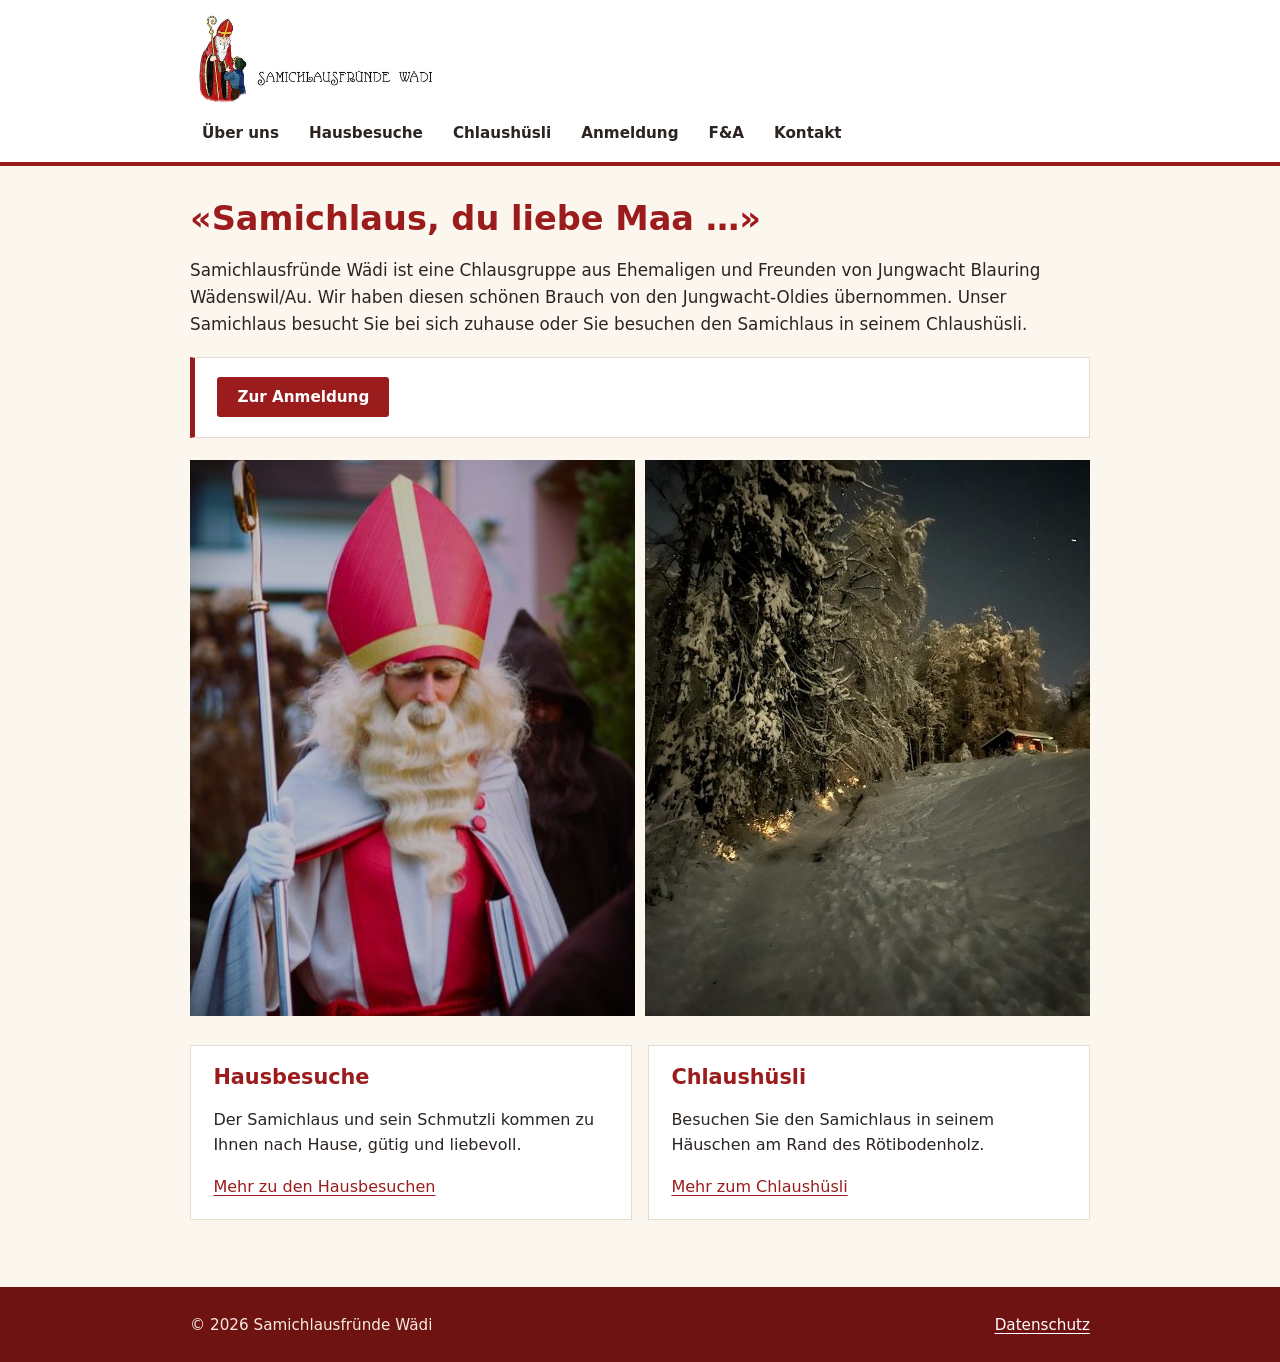
<file: index.html>
<!doctype html>
<html lang="de-CH">
<head>
<meta charset="utf-8">
<meta name="viewport" content="width=device-width, initial-scale=1">
<title>Samichlausfründe Wädi</title>
<meta name="description" content="Die Samichlausfründe von Wädenswil: Hausbesuche und Besuch im Chlaushüsli.">
<link rel="icon" href="favicon.png" type="image/png">
<link rel="apple-touch-icon" href="apple-touch-icon.png">
<meta property="og:type" content="website">
<meta property="og:locale" content="de_CH">
<meta property="og:site_name" content="Samichlausfründe Wädi">
<meta property="og:title" content="Samichlausfründe Wädi">
<meta property="og:description" content="Die Samichlausfründe von Wädenswil: Hausbesuche und Besuch im Chlaushüsli.">
<meta property="og:image" content="https://samichlausfruende-waedi.ch/og-image.jpg">
<meta name="twitter:card" content="summary_large_image">
<link rel="stylesheet" href="stil.css">
</head>
<body>
<a class="skip" href="#inhalt">Zum Inhalt springen</a>
<header id="kopf" class="kopf">
  <div class="wrap">
    <a class="logolink" href="index.html"><img class="logo" src="img/logo.jpg" alt="Samichlausfründe Wädi – Startseite"></a>
    <nav id="hauptmenue" aria-label="Hauptmenü">
    <ul>
      <li><a href="ueber-uns.html">Über uns</a></li>
      <li><a href="hausbesuche.html">Hausbesuche</a></li>
      <li><a href="chlaushuesli.html">Chlaushüsli</a></li>
      <li><a href="anmeldung.html">Anmeldung</a></li>
      <li><a href="fa.html">F&amp;A</a></li>
      <li><a href="kontakt.html">Kontakt</a></li>
    </ul>
    </nav>
  </div>
</header>
<main id="inhalt" class="wrap">
  <h1>«Samichlaus, du liebe Maa …»</h1>
  <p class="einstieg">Samichlausfründe Wädi ist eine Chlausgruppe aus Ehemaligen und Freunden von Jungwacht Blauring Wädenswil/Au. Wir haben diesen schönen Brauch von den Jungwacht-Oldies übernommen. Unser Samichlaus besucht Sie bei sich zuhause oder Sie besuchen den Samichlaus in seinem Chlaushüsli.</p>

  <div class="karte hinweis">
    <p data-nur-wenn="anmeldungAb"><strong>Wir freuen uns über Ihre Anmeldung ab <span data-feld="anmeldungAb">November</span>.</strong></p>
    <p data-nur-wenn-leer="anmeldungAb"><a class="knopf" href="anmeldung.html">Zur Anmeldung</a></p>
  </div>

  <div class="galerie" tabindex="0" role="region" aria-label="Fotos, seitlich wischen">
    <figure><img src="img/hausbesuch-samichlaus.jpg" alt="Der Samichlaus mit Mitra und Bischofsstab, im Hintergrund ein Schmutzli" loading="lazy" width="400" height="500"></figure>
    <figure><img src="img/chlaushuesli-winternacht.jpg" alt="Das Chlaushüsli im Wald in einer verschneiten Winternacht, der Weg ist mit Laternen gesäumt" loading="lazy" width="400" height="500"></figure>
  </div>

  <div class="raster">
    <div class="karte">
      <h2>Hausbesuche</h2>
      <p>Der Samichlaus und sein Schmutzli kommen zu Ihnen nach Hause, gütig und liebevoll.</p>
      <p><a href="hausbesuche.html">Mehr zu den Hausbesuchen</a></p>
    </div>
    <div class="karte">
      <h2>Chlaushüsli</h2>
      <p>Besuchen Sie den Samichlaus in seinem Häuschen am Rand des Rötibodenholz.</p>
      <p><a href="chlaushuesli.html">Mehr zum Chlaushüsli</a></p>
    </div>
  </div>
</main>
<footer id="fuss">
  <div class="wrap"><span>© <span data-feld="jahr">2026</span> Samichlausfründe Wädi</span><span><a href="datenschutz.html">Datenschutz</a></span></div>
</footer>
<script src="daten.js"></script>
<script src="seite.js"></script>
</body>
</html>
</file>
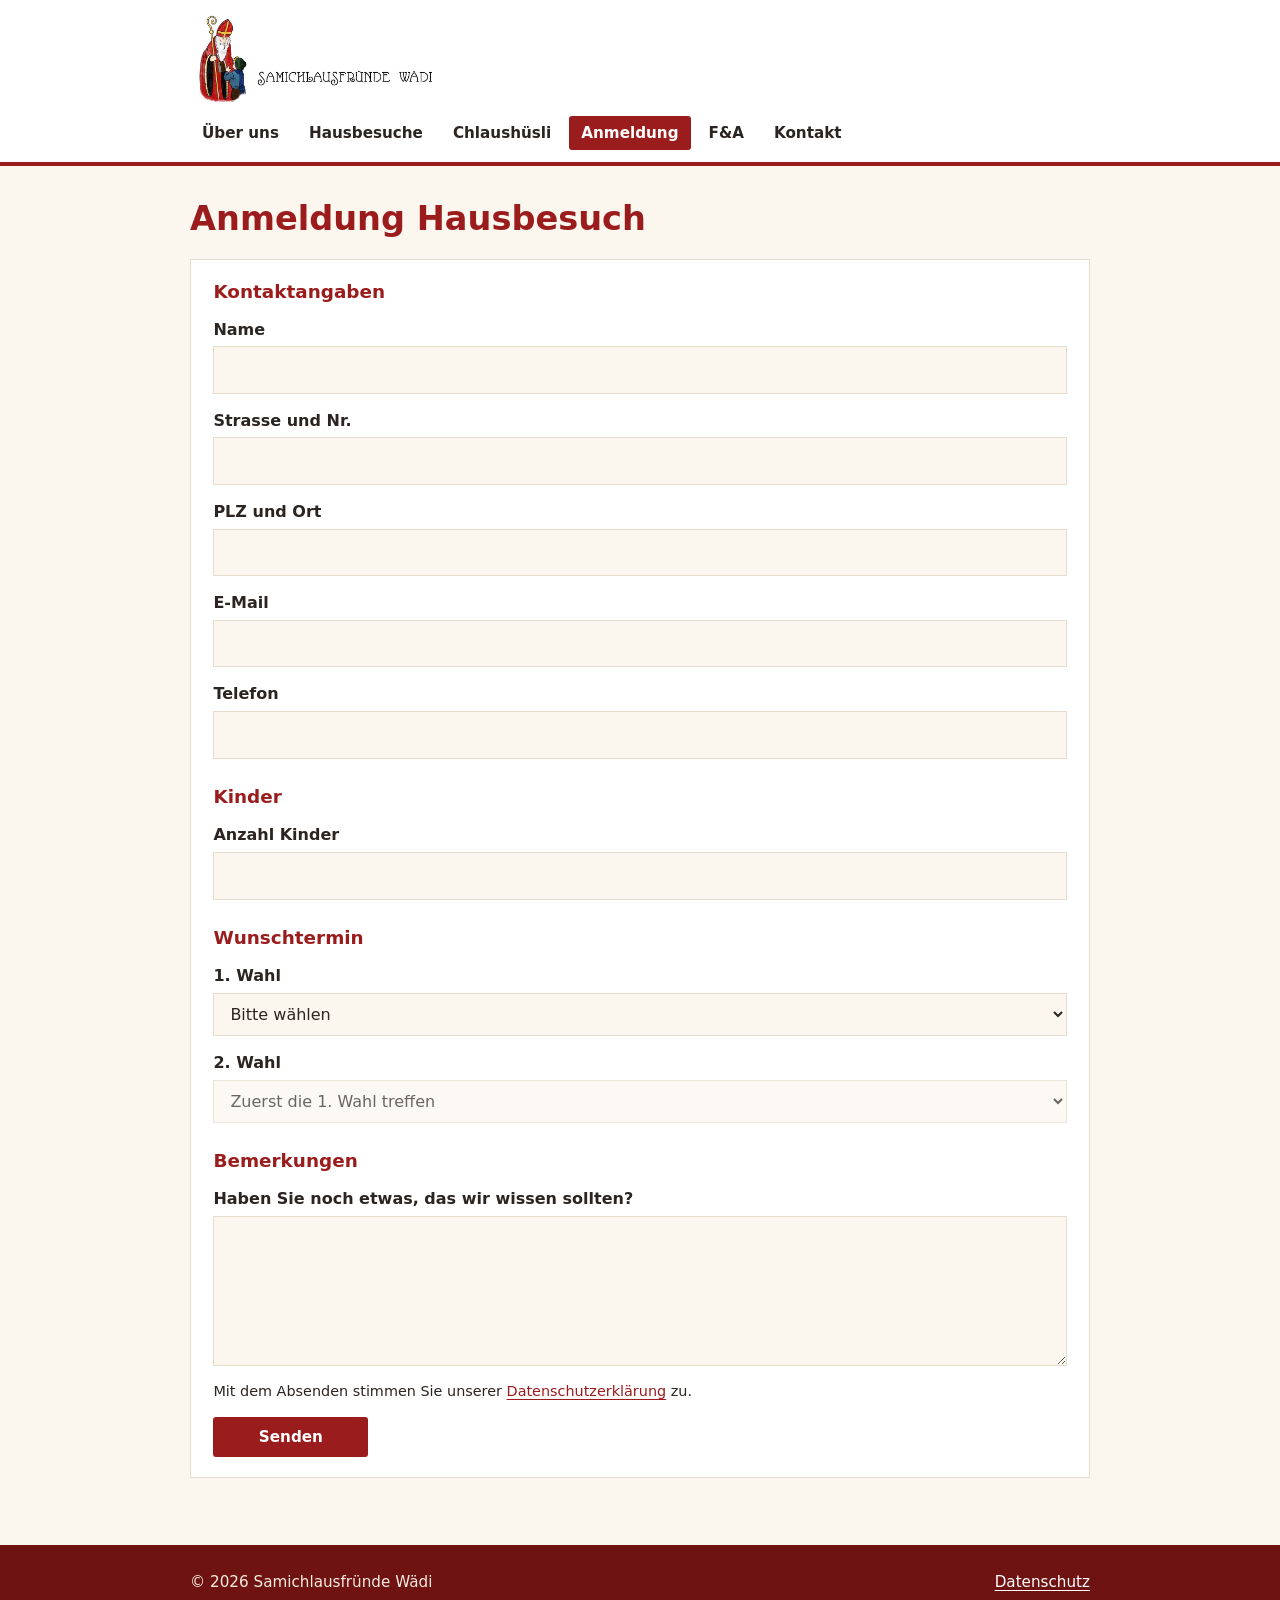
<file: anmeldung-hausbesuch.html>
<!doctype html>
<html lang="de-CH">
<head>
<meta charset="utf-8">
<meta name="viewport" content="width=device-width, initial-scale=1">
<title>Anmeldung Hausbesuch – Samichlausfründe Wädi</title>
<meta name="description" content="Anmeldung für einen Hausbesuch des Samichlaus in Wädenswil.">
<link rel="icon" href="favicon.png" type="image/png">
<link rel="apple-touch-icon" href="apple-touch-icon.png">
<meta property="og:type" content="website">
<meta property="og:locale" content="de_CH">
<meta property="og:site_name" content="Samichlausfründe Wädi">
<meta property="og:title" content="Anmeldung Hausbesuch – Samichlausfründe Wädi">
<meta property="og:description" content="Anmeldung für einen Hausbesuch des Samichlaus in Wädenswil.">
<meta property="og:image" content="https://samichlausfruende-waedi.ch/og-image.jpg">
<meta name="twitter:card" content="summary_large_image">
<link rel="stylesheet" href="stil.css">
</head>
<body>
<a class="skip" href="#inhalt">Zum Inhalt springen</a>
<header id="kopf" class="kopf">
  <div class="wrap">
    <a class="logolink" href="index.html"><img class="logo" src="img/logo.jpg" alt="Samichlausfründe Wädi – Startseite"></a>
    <nav id="hauptmenue" aria-label="Hauptmenü">
    <ul>
      <li><a href="ueber-uns.html">Über uns</a></li>
      <li><a href="hausbesuche.html">Hausbesuche</a></li>
      <li><a href="chlaushuesli.html">Chlaushüsli</a></li>
      <li><a href="anmeldung.html" aria-current="page">Anmeldung</a></li>
      <li><a href="fa.html">F&amp;A</a></li>
      <li><a href="kontakt.html">Kontakt</a></li>
    </ul>
    </nav>
  </div>
</header>
<main id="inhalt" class="wrap">
  <h1>Anmeldung Hausbesuch</h1>

  <div class="karte hinweis" data-nur-wenn="anmeldungAb">
    <p><strong>Die Anmeldung ist ab dem <span data-feld="anmeldungAb"></span> möglich.</strong></p>
  </div>

  <div data-nur-wenn-leer="anmeldungAb">
    <div class="karte">
      <form action="https://api.web3forms.com/submit" method="POST">
        <input type="hidden" name="access_key" value="fc319438-4968-4ef7-b026-263e56fa4032">
        <input type="hidden" name="from_name" value="Webseite Samichlausfründe Wädi">
        <input type="hidden" name="subject" value="Anmeldung Hausbesuch">
        <input type="hidden" name="redirect" value="https://samichlausfruende-waedi.ch/danke-anmeldung.html" data-seite="danke-anmeldung.html">
        <input type="checkbox" name="botcheck" class="falle" tabindex="-1" autocomplete="off" aria-hidden="true">

        <h2>Kontaktangaben</h2>
        <label>Name <input name="name" required autocomplete="name"></label>
        <label>Strasse und Nr. <input name="Strasse" required autocomplete="street-address"></label>
        <label>PLZ und Ort <input name="PLZ und Ort" required autocomplete="postal-code"></label>
        <label>E-Mail <input type="email" name="email" required autocomplete="email"></label>
        <label>Telefon <input type="tel" name="Telefon" required autocomplete="tel"></label>

        <h2>Kinder</h2>
        <label>Anzahl Kinder <input type="number" id="anzahl" name="Anzahl Kinder" min="1" max="10" required inputmode="numeric"></label>
        <div id="kinder" aria-live="polite"></div>

        <h2>Wunschtermin</h2>
        <label>1. Wahl <select name="Wunschtermin 1. Wahl" id="wahl1" required></select></label>
        <label>2. Wahl <select name="Wunschtermin 2. Wahl" id="wahl2" required></select></label>

        <h2>Bemerkungen</h2>
        <label>Haben Sie noch etwas, das wir wissen sollten? <textarea name="Nachricht"></textarea></label>

        <p style="font-size:.9rem;margin:0">Mit dem Absenden stimmen Sie unserer <a href="datenschutz.html">Datenschutzerklärung</a> zu.</p>
        <button class="knopf" type="submit">Senden</button>
      </form>
    </div>
  </div>
</main>
<footer id="fuss">
  <div class="wrap"><span>© <span data-feld="jahr">2026</span> Samichlausfründe Wädi</span><span><a href="datenschutz.html">Datenschutz</a></span></div>
</footer>
<script src="daten.js"></script>
<script src="seite.js"></script>
<script>
(function () {
  var tage = (window.DATEN && window.DATEN.hausbesucheTage) || [];
  var w1 = document.getElementById("wahl1"), w2 = document.getElementById("wahl2");
  if (!w1 || !w2) return;
  function option(text, wert) { var o = document.createElement("option"); o.value = wert; o.textContent = text; return o; }
  function fuelle(sel, liste, platzhalter) {
    sel.innerHTML = "";
    sel.appendChild(option(platzhalter, ""));
    liste.forEach(function (t) { sel.appendChild(option(t, t)); });
  }
  fuelle(w1, tage, "Bitte wählen");
  function zweite() {
    var rest = tage.filter(function (t) { return t !== w1.value; });
    fuelle(w2, rest, w1.value ? "Bitte wählen" : "Zuerst die 1. Wahl treffen");
    if (w1.value) w2.appendChild(option("Nur der Tag der 1. Wahl ist möglich", "Nur 1. Wahl möglich"));
    w2.disabled = !w1.value;
  }
  w1.addEventListener("change", zweite);
  zweite();
  // Pro Kind eine Zeile: Name (breit) und Alter (schmal), passend zur Anzahl Kinder
  var anzahl = document.getElementById("anzahl"), kinder = document.getElementById("kinder");
  if (anzahl && kinder) {
    function zeilen() {
      var n = parseInt(anzahl.value, 10);
      if (!(n >= 1)) n = 0;
      if (n > 10) n = 10;
      var vorhanden = kinder.querySelectorAll(".kind").length;
      while (vorhanden > n) { kinder.removeChild(kinder.lastChild); vorhanden--; }
      while (vorhanden < n) {
        vorhanden++;
        var z = document.createElement("div");
        z.className = "kind";
        z.innerHTML =
          '<label>Kind ' + vorhanden + ': Name <input name="Kind ' + vorhanden + ' Name" required autocomplete="off"></label>' +
          '<label>Alter <input type="number" name="Kind ' + vorhanden + ' Alter" min="0" max="17" required inputmode="numeric"></label>';
        kinder.appendChild(z);
      }
      var hinweis = kinder.querySelector(".hilfe");
      if (n > 0 && !hinweis) {
        var h = document.createElement("p"); h.className = "hilfe"; h.textContent = "Alter in Jahren, bei Babys 0.";
        kinder.insertBefore(h, kinder.firstChild);
      }
      if (n === 0 && hinweis) kinder.removeChild(hinweis);
    }
    anzahl.addEventListener("input", zeilen);
    zeilen();
  }
})();
</script>
</body>
</html>
</file>
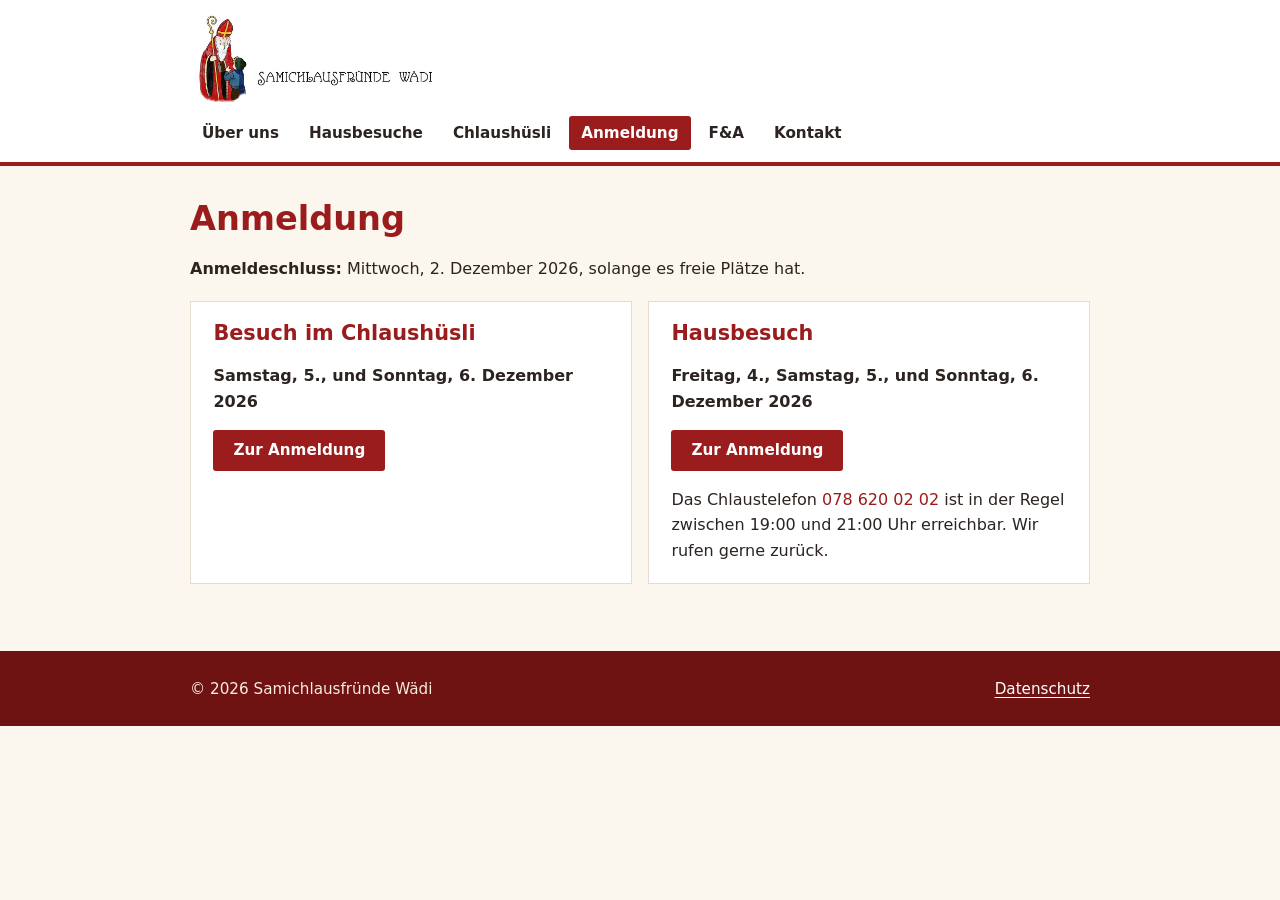
<file: anmeldung.html>
<!doctype html>
<html lang="de-CH">
<head>
<meta charset="utf-8">
<meta name="viewport" content="width=device-width, initial-scale=1">
<title>Anmeldung – Samichlausfründe Wädi</title>
<meta name="description" content="Anmeldung für den Besuch im Chlaushüsli und für Hausbesuche des Samichlaus in Wädenswil.">
<link rel="icon" href="favicon.png" type="image/png">
<link rel="apple-touch-icon" href="apple-touch-icon.png">
<meta property="og:type" content="website">
<meta property="og:locale" content="de_CH">
<meta property="og:site_name" content="Samichlausfründe Wädi">
<meta property="og:title" content="Anmeldung – Samichlausfründe Wädi">
<meta property="og:description" content="Anmeldung für den Besuch im Chlaushüsli und für Hausbesuche des Samichlaus in Wädenswil.">
<meta property="og:image" content="https://samichlausfruende-waedi.ch/og-image.jpg">
<meta name="twitter:card" content="summary_large_image">
<link rel="stylesheet" href="stil.css">
</head>
<body>
<a class="skip" href="#inhalt">Zum Inhalt springen</a>
<header id="kopf" class="kopf">
  <div class="wrap">
    <a class="logolink" href="index.html"><img class="logo" src="img/logo.jpg" alt="Samichlausfründe Wädi – Startseite"></a>
    <nav id="hauptmenue" aria-label="Hauptmenü">
    <ul>
      <li><a href="ueber-uns.html">Über uns</a></li>
      <li><a href="hausbesuche.html">Hausbesuche</a></li>
      <li><a href="chlaushuesli.html">Chlaushüsli</a></li>
      <li><a href="anmeldung.html" aria-current="page">Anmeldung</a></li>
      <li><a href="fa.html">F&amp;A</a></li>
      <li><a href="kontakt.html">Kontakt</a></li>
    </ul>
    </nav>
  </div>
</header>
<main id="inhalt" class="wrap">
  <h1>Anmeldung</h1>

  <p class="schluss" data-nur-wenn-leer="anmeldungAb"><strong>Anmeldeschluss:</strong> <span data-feld="anmeldeschluss"></span>, solange es freie Plätze hat.</p>

  <div class="karte hinweis" data-nur-wenn="anmeldungAb">
    <p><strong>Die Anmeldung ist ab dem <span data-feld="anmeldungAb"></span> möglich.</strong> Bei Fragen schreiben Sie uns über das <a href="kontakt.html">Kontaktformular</a>.</p>
  </div>

  <div class="raster" data-nur-wenn-leer="anmeldungAb">
    <div class="karte anm">
      <h2>Besuch im Chlaushüsli</h2>
      <p class="datum"><span data-feld="chlaushuesliDaten"></span></p>
      <p><a class="knopf" data-link="chlaushuesliLink" href="#" target="_blank" rel="noopener">Zur Anmeldung</a></p>
    </div>
    <div class="karte anm">
      <h2>Hausbesuch</h2>
      <p class="datum"><span data-feld="hausbesucheDaten"></span></p>
      <p><a class="knopf" href="anmeldung-hausbesuch.html">Zur Anmeldung</a></p>
      <p>Das Chlaustelefon <a class="telgross" data-tel href="tel:0786200202">078 620 02 02</a> ist in der Regel <span data-feld="telefonZeiten"></span> erreichbar. <span data-feld="telefonHinweis"></span></p>
    </div>
  </div>
</main>
<footer id="fuss">
  <div class="wrap"><span>© <span data-feld="jahr">2026</span> Samichlausfründe Wädi</span><span><a href="datenschutz.html">Datenschutz</a></span></div>
</footer>
<script src="daten.js"></script>
<script src="seite.js"></script>
</body>
</html>
</file>
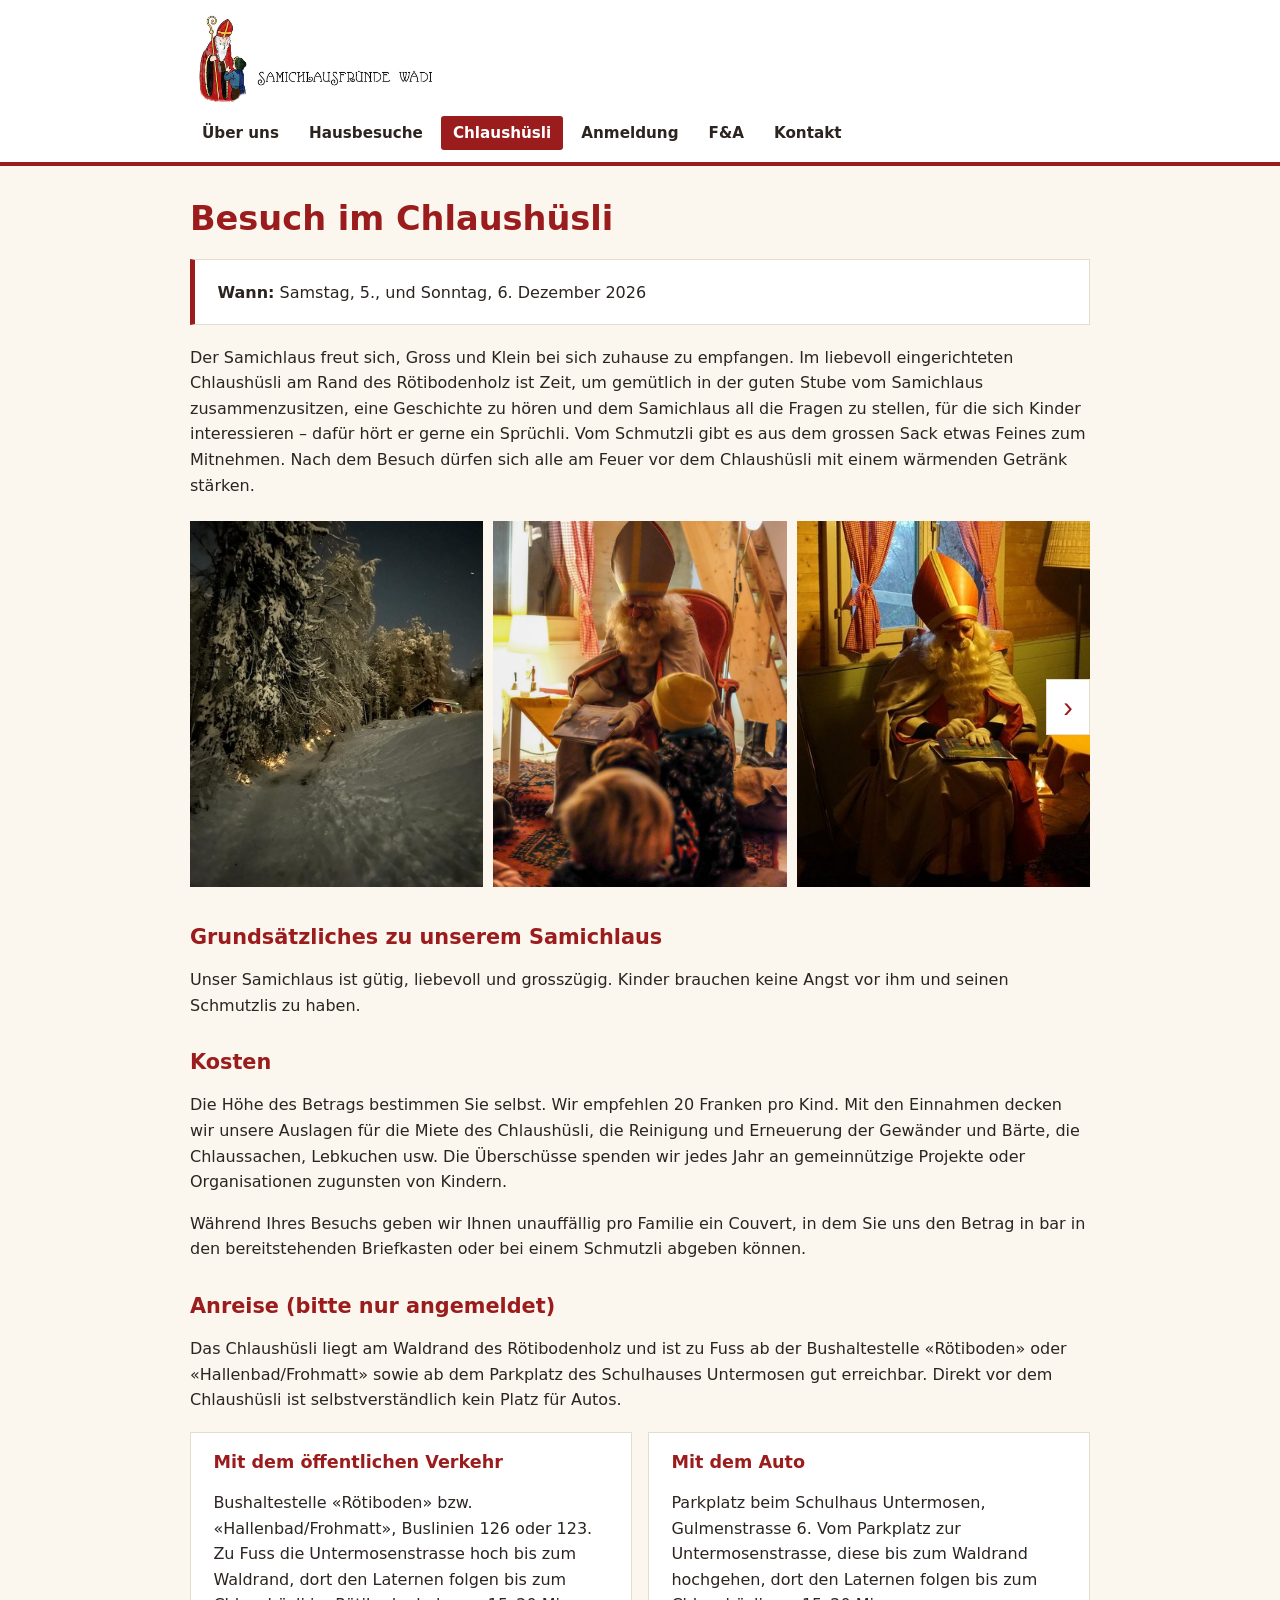
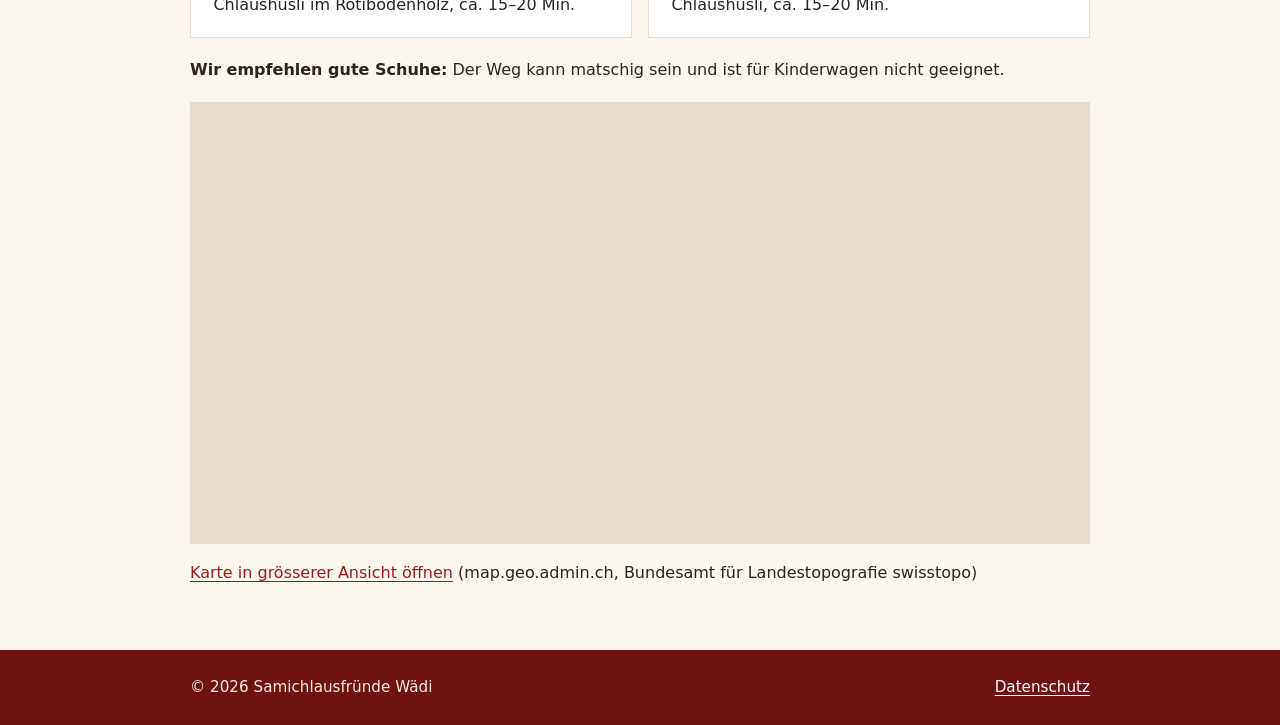
<file: chlaushuesli.html>
<!doctype html>
<html lang="de-CH">
<head>
<meta charset="utf-8">
<meta name="viewport" content="width=device-width, initial-scale=1">
<title>Chlaushüsli – Samichlausfründe Wädi</title>
<meta name="description" content="Besuch beim Samichlaus im Chlaushüsli am Rand des Rötibodenholz in Wädenswil.">
<link rel="icon" href="favicon.png" type="image/png">
<link rel="apple-touch-icon" href="apple-touch-icon.png">
<meta property="og:type" content="website">
<meta property="og:locale" content="de_CH">
<meta property="og:site_name" content="Samichlausfründe Wädi">
<meta property="og:title" content="Chlaushüsli – Samichlausfründe Wädi">
<meta property="og:description" content="Besuch beim Samichlaus im Chlaushüsli am Rand des Rötibodenholz in Wädenswil.">
<meta property="og:image" content="https://samichlausfruende-waedi.ch/og-image.jpg">
<meta name="twitter:card" content="summary_large_image">
<link rel="stylesheet" href="stil.css">
</head>
<body>
<a class="skip" href="#inhalt">Zum Inhalt springen</a>
<header id="kopf" class="kopf">
  <div class="wrap">
    <a class="logolink" href="index.html"><img class="logo" src="img/logo.jpg" alt="Samichlausfründe Wädi – Startseite"></a>
    <nav id="hauptmenue" aria-label="Hauptmenü">
    <ul>
      <li><a href="ueber-uns.html">Über uns</a></li>
      <li><a href="hausbesuche.html">Hausbesuche</a></li>
      <li><a href="chlaushuesli.html" aria-current="page">Chlaushüsli</a></li>
      <li><a href="anmeldung.html">Anmeldung</a></li>
      <li><a href="fa.html">F&amp;A</a></li>
      <li><a href="kontakt.html">Kontakt</a></li>
    </ul>
    </nav>
  </div>
</header>
<main id="inhalt" class="wrap">
  <h1>Besuch im Chlaushüsli</h1>

  <div class="karte hinweis">
    <p><strong>Wann:</strong> <span data-feld="chlaushuesliDaten"></span></p>
    <p data-nur-wenn="anmeldungAb"><strong>Anmeldung ab <span data-feld="anmeldungAb"></span> möglich.</strong></p>
  </div>

  <p>Der Samichlaus freut sich, Gross und Klein bei sich zuhause zu empfangen. Im liebevoll eingerichteten Chlaushüsli am Rand des Rötibodenholz ist Zeit, um gemütlich in der guten Stube vom Samichlaus zusammenzusitzen, eine Geschichte zu hören und dem Samichlaus all die Fragen zu stellen, für die sich Kinder interessieren – dafür hört er gerne ein Sprüchli. Vom Schmutzli gibt es aus dem grossen Sack etwas Feines zum Mitnehmen. Nach dem Besuch dürfen sich alle am Feuer vor dem Chlaushüsli mit einem wärmenden Getränk stärken.</p>

  <div class="galerie sechs" tabindex="0" role="region" aria-label="Fotos, seitlich wischen">
    <figure><img src="img/chlaushuesli-winternacht.jpg" alt="Das Chlaushüsli im Wald in einer verschneiten Winternacht, der Weg ist mit Laternen gesäumt" loading="lazy" width="400" height="500"></figure>
    <figure><img src="img/samichlaus-kinder.jpg" alt="Der Samichlaus zeigt Kindern im Chlaushüsli ein Buch" loading="lazy" width="400" height="500"></figure>
    <figure><img src="img/samichlaus-stube.jpg" alt="Der Samichlaus sitzt in der gemütlichen Stube des Chlaushüsli und blättert in seinem Buch" loading="lazy" width="400" height="500"></figure>
    <figure><img src="img/chlaushuesli-geschichte.jpg" alt="Der Samichlaus erzählt Kindern und Eltern im Chlaushüsli eine Geschichte" loading="lazy" width="400" height="500"></figure>
    <figure><img src="img/schmutzli-lebkuchen.jpg" alt="Ein Schmutzli verziert am Holztisch Lebkuchen" loading="lazy" width="400" height="500"></figure>
    <figure><img src="img/chlaushuesli-vorrat.jpg" alt="Körbe mit Nüssen, Jutesäcke und Kinderzeichnungen an der Holzwand im Chlaushüsli" loading="lazy" width="400" height="500"></figure>
    <figure><img src="img/chlaushuesli-kueche.jpg" alt="Die kleine Küche im Chlaushüsli mit Backblech, Lebkuchenherzen und Vorräten auf dem Tisch" loading="lazy" width="400" height="500"></figure>
    <figure><img src="img/chlaushuesli-lebkuchen-namen.jpg" alt="Lebkuchen mit Zuckerguss, auf denen Vornamen von Kindern stehen" loading="lazy" width="400" height="500"></figure>
    <figure><img src="img/chlaushuesli-esel.jpg" alt="Zwei Esel im Gehege neben dem Chlaushüsli, im Hintergrund leuchten die Fenster" loading="lazy" width="400" height="500"></figure>
  </div>

  <h2>Grundsätzliches zu unserem Samichlaus</h2>
  <p>Unser Samichlaus ist gütig, liebevoll und grosszügig. Kinder brauchen keine Angst vor ihm und seinen Schmutzlis zu haben.</p>

  <h2>Kosten</h2>
  <p>Die Höhe des Betrags bestimmen Sie selbst. Wir empfehlen 20 Franken pro Kind. Mit den Einnahmen decken wir unsere Auslagen für die Miete des Chlaushüsli, die Reinigung und Erneuerung der Gewänder und Bärte, die Chlaussachen, Lebkuchen usw. Die Überschüsse spenden wir jedes Jahr an gemeinnützige Projekte oder Organisationen zugunsten von Kindern.</p>
  <p>Während Ihres Besuchs geben wir Ihnen unauffällig pro Familie ein Couvert, in dem Sie uns den Betrag in bar in den bereitstehenden Briefkasten oder bei einem Schmutzli abgeben können.</p>

  <h2>Anreise (bitte nur angemeldet)</h2>
  <p>Das Chlaushüsli liegt am Waldrand des Rötibodenholz und ist zu Fuss ab der Bushaltestelle «Rötiboden» oder «Hallenbad/Frohmatt» sowie ab dem Parkplatz des Schulhauses Untermosen gut erreichbar. Direkt vor dem Chlaushüsli ist selbstverständlich kein Platz für Autos.</p>
  <div class="raster">
    <div class="karte">
      <h3>Mit dem öffentlichen Verkehr</h3>
      <p>Bushaltestelle «Rötiboden» bzw. «Hallenbad/Frohmatt», Buslinien 126 oder 123. Zu Fuss die Untermosenstrasse hoch bis zum Waldrand, dort den Laternen folgen bis zum Chlaushüsli im Rötibodenholz, ca. 15–20 Min.</p>
    </div>
    <div class="karte">
      <h3>Mit dem Auto</h3>
      <p>Parkplatz beim Schulhaus Untermosen, Gulmenstrasse 6. Vom Parkplatz zur Untermosenstrasse, diese bis zum Waldrand hochgehen, dort den Laternen folgen bis zum Chlaushüsli, ca. 15–20 Min.</p>
    </div>
  </div>
  <p><strong>Wir empfehlen gute Schuhe:</strong> Der Weg kann matschig sein und ist für Kinderwagen nicht geeignet.</p>
  <div class="kartenrahmen">
    <iframe title="Karte mit dem Weg zum Chlaushüsli, den Bushaltestellen und dem Parkplatz" data-src="https://map.geo.admin.ch/#/embed?lang=de&amp;center=2692409.57,1231308.96&amp;z=9.368&amp;topic=ech&amp;layers=ch.swisstopo.zeitreihen@year=1864,f;ch.bfs.gebaeude_wohnungs_register,f;ch.bav.haltestellen-oev,f;ch.swisstopo.swisstlm3d-wanderwege,f;KML%7Chttps://public.geo.admin.ch/api/kml/files/fs26TpnxROCDycfHSJvcgg&amp;bgLayer=ch.swisstopo.pixelkarte-farbe" referrerpolicy="no-referrer"></iframe>
  </div>
  <p><a href="https://map.geo.admin.ch/#/map?lang=de&amp;center=2692409.57,1231308.96&amp;z=9.368&amp;topic=ech&amp;layers=ch.swisstopo.zeitreihen@year=1864,f;ch.bfs.gebaeude_wohnungs_register,f;ch.bav.haltestellen-oev,f;ch.swisstopo.swisstlm3d-wanderwege,f;KML%7Chttps://public.geo.admin.ch/api/kml/files/fs26TpnxROCDycfHSJvcgg&amp;bgLayer=ch.swisstopo.pixelkarte-farbe" rel="noopener">Karte in grösserer Ansicht öffnen</a> (map.geo.admin.ch, Bundesamt für Landestopografie swisstopo)</p>
  <p class="nur-handy" data-nur-wenn-leer="anmeldungAb"><a class="knopf" href="anmeldung.html">Zur Anmeldung</a></p>
</main>
<footer id="fuss">
  <div class="wrap"><span>© <span data-feld="jahr">2026</span> Samichlausfründe Wädi</span><span><a href="datenschutz.html">Datenschutz</a></span></div>
</footer>
<script src="daten.js"></script>
<script src="seite.js"></script>
</body>
</html>
</file>
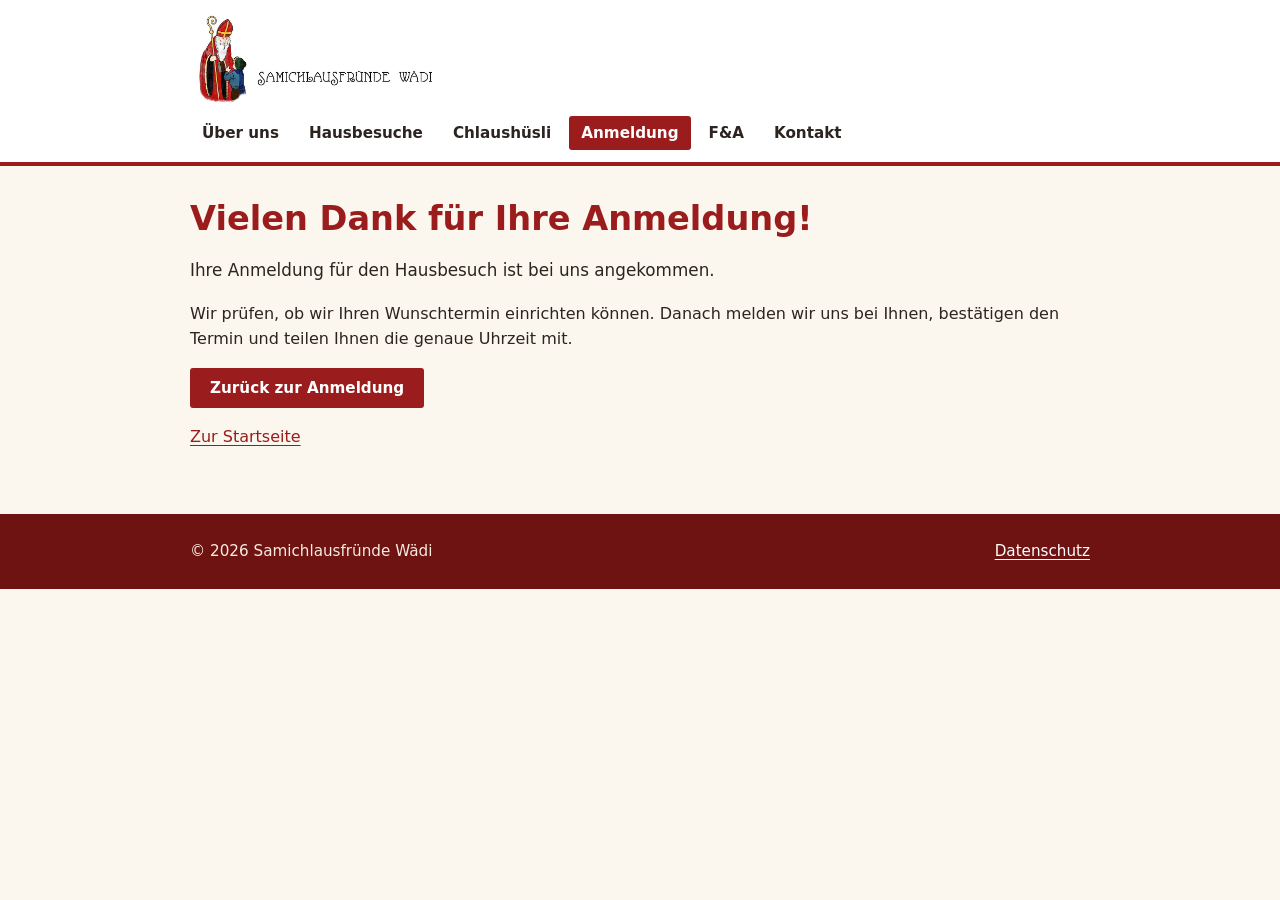
<file: danke-anmeldung.html>
<!doctype html>
<html lang="de-CH">
<head>
<meta charset="utf-8">
<meta name="viewport" content="width=device-width, initial-scale=1">
<title>Danke für die Anmeldung – Samichlausfründe Wädi</title>
<meta name="robots" content="noindex">
<link rel="stylesheet" href="stil.css">
</head>
<body>
<header id="kopf" class="kopf">
  <div class="wrap">
    <a class="logolink" href="index.html"><img class="logo" src="img/logo.jpg" alt="Samichlausfründe Wädi – Startseite"></a>
    <nav id="hauptmenue" aria-label="Hauptmenü">
    <ul>
      <li><a href="ueber-uns.html">Über uns</a></li>
      <li><a href="hausbesuche.html">Hausbesuche</a></li>
      <li><a href="chlaushuesli.html">Chlaushüsli</a></li>
      <li><a href="anmeldung.html" aria-current="page">Anmeldung</a></li>
      <li><a href="fa.html">F&amp;A</a></li>
      <li><a href="kontakt.html">Kontakt</a></li>
    </ul>
    </nav>
  </div>
</header>
<main id="inhalt" class="wrap">
  <h1>Vielen Dank für Ihre Anmeldung!</h1>
  <p class="einstieg">Ihre Anmeldung für den Hausbesuch ist bei uns angekommen.</p>
  <p>Wir prüfen, ob wir Ihren Wunschtermin einrichten können. Danach melden wir uns bei Ihnen, bestätigen den Termin und teilen Ihnen die genaue Uhrzeit mit.</p>
  <p><a class="knopf" href="anmeldung.html">Zurück zur Anmeldung</a></p>
  <p><a href="index.html">Zur Startseite</a></p>
</main>
<footer id="fuss">
  <div class="wrap"><span>© <span data-feld="jahr">2026</span> Samichlausfründe Wädi</span><span><a href="datenschutz.html">Datenschutz</a></span></div>
</footer>
<script src="daten.js"></script>
<script src="seite.js"></script>
</body>
</html>
</file>
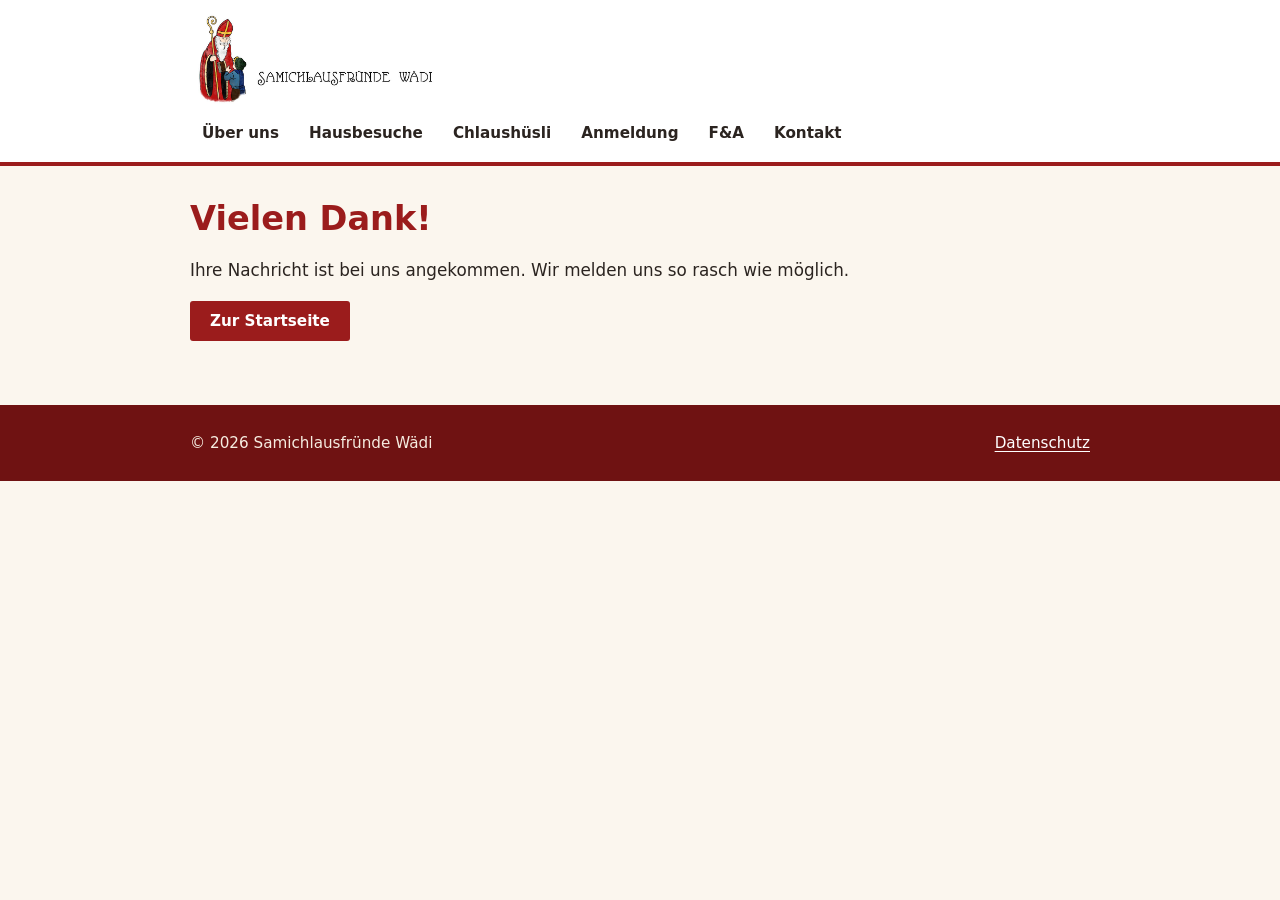
<file: danke.html>
<!doctype html>
<html lang="de-CH">
<head>
<meta charset="utf-8">
<meta name="viewport" content="width=device-width, initial-scale=1">
<title>Danke – Samichlausfründe Wädi</title>
<meta name="robots" content="noindex">
<link rel="stylesheet" href="stil.css">
</head>
<body>
<header id="kopf" class="kopf">
  <div class="wrap">
    <a class="logolink" href="index.html"><img class="logo" src="img/logo.jpg" alt="Samichlausfründe Wädi – Startseite"></a>
    <nav id="hauptmenue" aria-label="Hauptmenü">
    <ul>
      <li><a href="ueber-uns.html">Über uns</a></li>
      <li><a href="hausbesuche.html">Hausbesuche</a></li>
      <li><a href="chlaushuesli.html">Chlaushüsli</a></li>
      <li><a href="anmeldung.html">Anmeldung</a></li>
      <li><a href="fa.html">F&amp;A</a></li>
      <li><a href="kontakt.html">Kontakt</a></li>
    </ul>
    </nav>
  </div>
</header>
<main id="inhalt" class="wrap">
  <h1>Vielen Dank!</h1>
  <p class="einstieg">Ihre Nachricht ist bei uns angekommen. Wir melden uns so rasch wie möglich.</p>
  <p><a class="knopf" href="index.html">Zur Startseite</a></p>
</main>
<footer id="fuss">
  <div class="wrap"><span>© <span data-feld="jahr">2026</span> Samichlausfründe Wädi</span><span><a href="datenschutz.html">Datenschutz</a></span></div>
</footer>
<script src="daten.js"></script>
<script src="seite.js"></script>
</body>
</html>
</file>
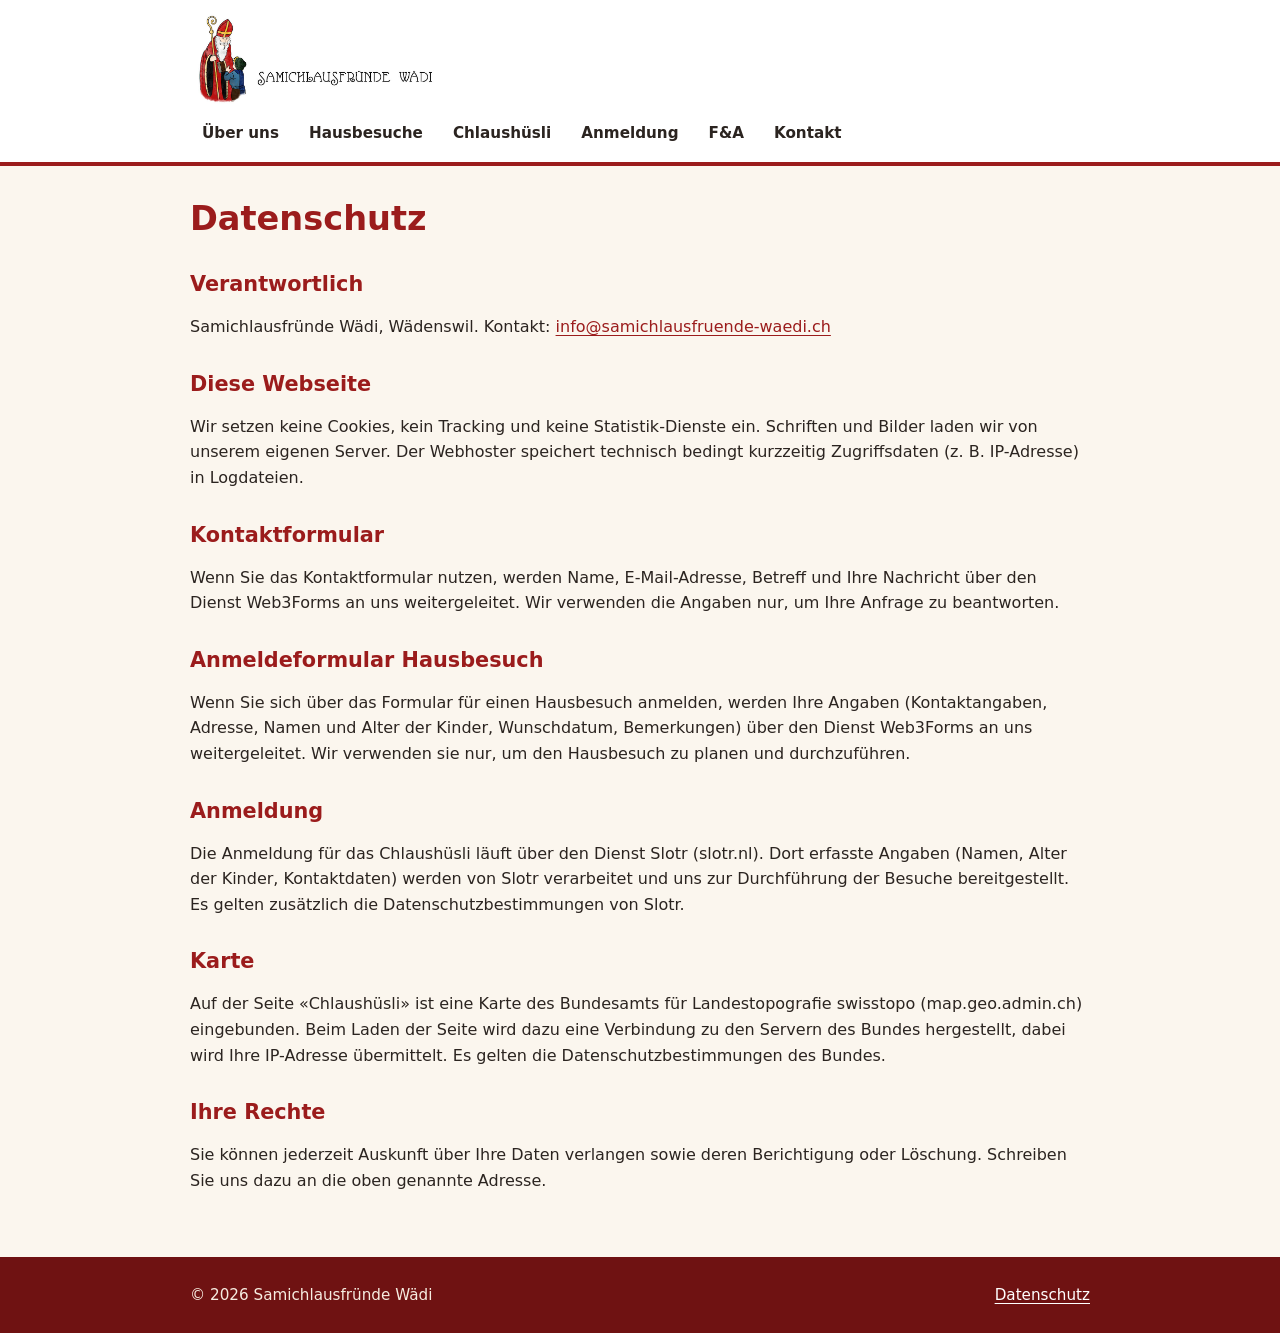
<file: datenschutz.html>
<!doctype html>
<html lang="de-CH">
<head>
<meta charset="utf-8">
<meta name="viewport" content="width=device-width, initial-scale=1">
<title>Datenschutz – Samichlausfründe Wädi</title>
<link rel="icon" href="favicon.png" type="image/png">
<link rel="apple-touch-icon" href="apple-touch-icon.png">
<meta property="og:type" content="website">
<meta property="og:locale" content="de_CH">
<meta property="og:site_name" content="Samichlausfründe Wädi">
<meta property="og:title" content="Datenschutz – Samichlausfründe Wädi">
<meta property="og:description" content="Samichlaus-Besuche in Wädenswil: Hausbesuche und Besuch im Chlaushüsli.">
<meta property="og:image" content="https://samichlausfruende-waedi.ch/og-image.jpg">
<meta name="twitter:card" content="summary_large_image">
<link rel="stylesheet" href="stil.css">
</head>
<body>
<a class="skip" href="#inhalt">Zum Inhalt springen</a>
<header id="kopf" class="kopf">
  <div class="wrap">
    <a class="logolink" href="index.html"><img class="logo" src="img/logo.jpg" alt="Samichlausfründe Wädi – Startseite"></a>
    <nav id="hauptmenue" aria-label="Hauptmenü">
    <ul>
      <li><a href="ueber-uns.html">Über uns</a></li>
      <li><a href="hausbesuche.html">Hausbesuche</a></li>
      <li><a href="chlaushuesli.html">Chlaushüsli</a></li>
      <li><a href="anmeldung.html">Anmeldung</a></li>
      <li><a href="fa.html">F&amp;A</a></li>
      <li><a href="kontakt.html">Kontakt</a></li>
    </ul>
    </nav>
  </div>
</header>
<main id="inhalt" class="wrap">
  <h1>Datenschutz</h1>

  <h2>Verantwortlich</h2>
  <p>Samichlausfründe Wädi, Wädenswil. Kontakt: <a data-mail="emailAllgemein" href="#">info@samichlausfruende-waedi.ch</a></p>

  <h2>Diese Webseite</h2>
  <p>Wir setzen keine Cookies, kein Tracking und keine Statistik-Dienste ein. Schriften und Bilder laden wir von unserem eigenen Server. Der Webhoster speichert technisch bedingt kurzzeitig Zugriffsdaten (z. B. IP-Adresse) in Logdateien.</p>

  <h2>Kontaktformular</h2>
  <p>Wenn Sie das Kontaktformular nutzen, werden Name, E-Mail-Adresse, Betreff und Ihre Nachricht über den Dienst Web3Forms an uns weitergeleitet. Wir verwenden die Angaben nur, um Ihre Anfrage zu beantworten.</p>

  <h2>Anmeldeformular Hausbesuch</h2>
  <p>Wenn Sie sich über das Formular für einen Hausbesuch anmelden, werden Ihre Angaben (Kontaktangaben, Adresse, Namen und Alter der Kinder, Wunschdatum, Bemerkungen) über den Dienst Web3Forms an uns weitergeleitet. Wir verwenden sie nur, um den Hausbesuch zu planen und durchzuführen.</p>

  <h2>Anmeldung</h2>
  <p>Die Anmeldung für das Chlaushüsli läuft über den Dienst Slotr (slotr.nl). Dort erfasste Angaben (Namen, Alter der Kinder, Kontaktdaten) werden von Slotr verarbeitet und uns zur Durchführung der Besuche bereitgestellt. Es gelten zusätzlich die Datenschutzbestimmungen von Slotr.</p>

  <h2>Karte</h2>
  <p>Auf der Seite «Chlaushüsli» ist eine Karte des Bundesamts für Landestopografie swisstopo (map.geo.admin.ch) eingebunden. Beim Laden der Seite wird dazu eine Verbindung zu den Servern des Bundes hergestellt, dabei wird Ihre IP-Adresse übermittelt. Es gelten die Datenschutzbestimmungen des Bundes.</p>

  <h2>Ihre Rechte</h2>
  <p>Sie können jederzeit Auskunft über Ihre Daten verlangen sowie deren Berichtigung oder Löschung. Schreiben Sie uns dazu an die oben genannte Adresse.</p>
</main>
<footer id="fuss">
  <div class="wrap"><span>© <span data-feld="jahr">2026</span> Samichlausfründe Wädi</span><span><a href="datenschutz.html">Datenschutz</a></span></div>
</footer>
<script src="daten.js"></script>
<script src="seite.js"></script>
</body>
</html>
</file>
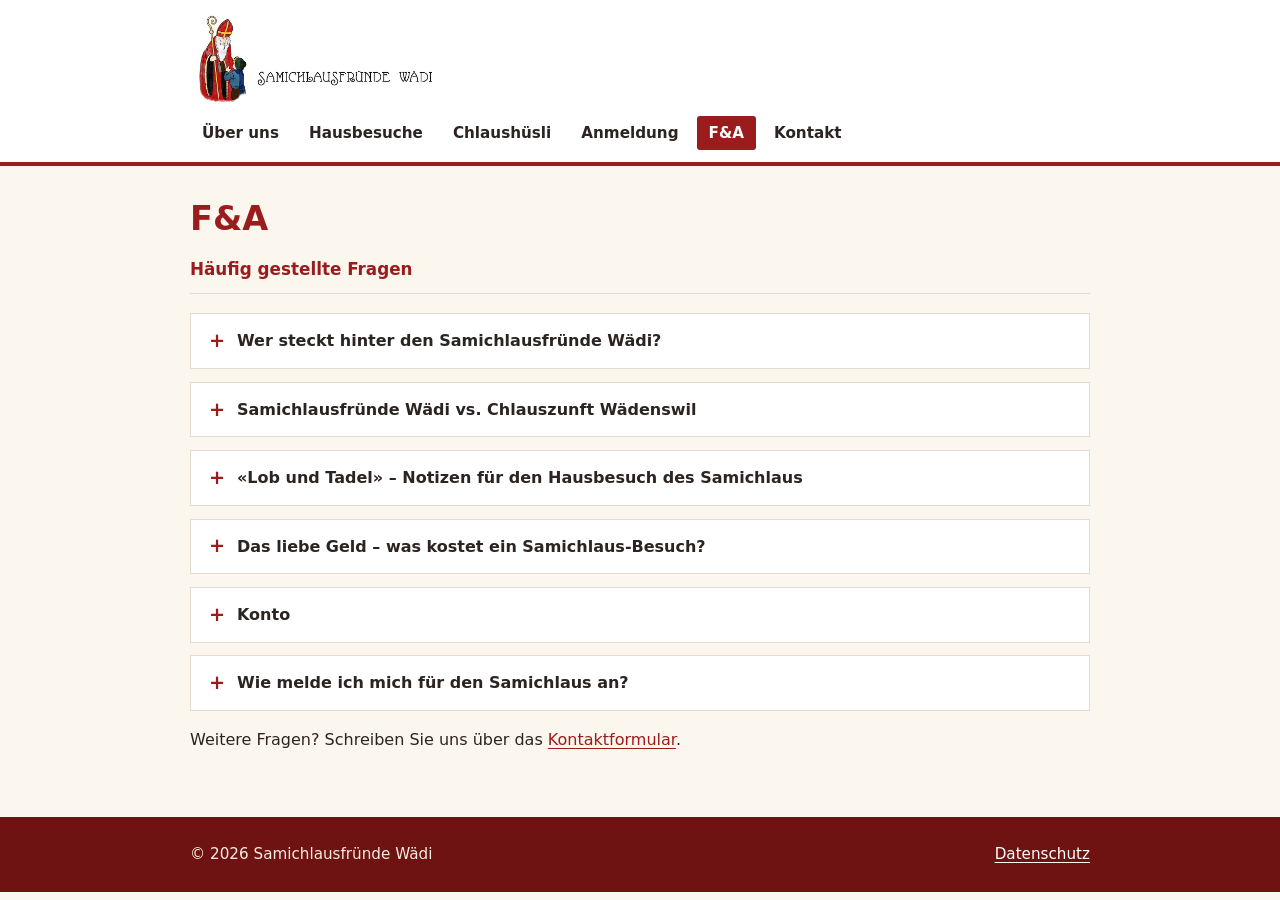
<file: fa.html>
<!doctype html>
<html lang="de-CH">
<head>
<meta charset="utf-8">
<meta name="viewport" content="width=device-width, initial-scale=1">
<title>F&amp;A – Samichlausfründe Wädi</title>
<meta name="description" content="Häufig gestellte Fragen zu Hausbesuchen, Kosten und Anmeldung.">
<link rel="icon" href="favicon.png" type="image/png">
<link rel="apple-touch-icon" href="apple-touch-icon.png">
<meta property="og:type" content="website">
<meta property="og:locale" content="de_CH">
<meta property="og:site_name" content="Samichlausfründe Wädi">
<meta property="og:title" content="F&amp;A – Samichlausfründe Wädi">
<meta property="og:description" content="Häufig gestellte Fragen zu Hausbesuchen, Kosten und Anmeldung.">
<meta property="og:image" content="https://samichlausfruende-waedi.ch/og-image.jpg">
<meta name="twitter:card" content="summary_large_image">
<link rel="stylesheet" href="stil.css">
</head>
<body>
<a class="skip" href="#inhalt">Zum Inhalt springen</a>
<header id="kopf" class="kopf">
  <div class="wrap">
    <a class="logolink" href="index.html"><img class="logo" src="img/logo.jpg" alt="Samichlausfründe Wädi – Startseite"></a>
    <nav id="hauptmenue" aria-label="Hauptmenü">
    <ul>
      <li><a href="ueber-uns.html">Über uns</a></li>
      <li><a href="hausbesuche.html">Hausbesuche</a></li>
      <li><a href="chlaushuesli.html">Chlaushüsli</a></li>
      <li><a href="anmeldung.html">Anmeldung</a></li>
      <li><a href="fa.html" aria-current="page">F&amp;A</a></li>
      <li><a href="kontakt.html">Kontakt</a></li>
    </ul>
    </nav>
  </div>
</header>
<main id="inhalt" class="wrap">
  <h1>F&amp;A</h1>
  <h4>Häufig gestellte Fragen</h4>
  <hr>

  <details>
    <summary>Wer steckt hinter den Samichlausfründe Wädi?</summary>
    <div><p>Hinter den Samichlausfründe Wädi stehen ehemalige Leiterinnen und Leiter von Blauring und Jungwacht. 2017/18 haben wir die Chlausgruppe von den «Jungwacht-Oldies Wädenswil» übernommen. Mehr dazu finden Sie unter <a href="ueber-uns.html">Über uns</a>.</p></div>
  </details>

  <details>
    <summary>Samichlausfründe Wädi vs. Chlauszunft Wädenswil</summary>
    <div><p>Oft werden wir mit der Chlauszunft Wädenswil verwechselt. Wir sind jedoch zwei eigenständige Organisationen mit unterschiedlichem Hintergrund, die den schönen Brauch des Samichlaus leben.</p></div>
  </details>

  <details>
    <summary>«Lob und Tadel» – Notizen für den Hausbesuch des Samichlaus</summary>
    <div><p>Die Liste «Lob und Tadel» ist für den Samichlaus sehr wichtig, denn sie hilft ihm, in kurzer Zeit das Wesentliche für das Gespräch mit den Kindern zu erfassen. In der Liste können Sie für jedes Kind Eigenschaften eintragen, die vom Samichlaus angesprochen werden sollen. Es sollen einerseits Punkte vorkommen, die das Kind bereits gut macht und für die das Kind vom Samichlaus gelobt werden soll. Andererseits sollen Dinge angesprochen werden, die das Kind noch nicht so gut macht. Es soll vom Samichlaus angestupst werden, was es im kommenden Jahr verbessern kann.</p>
    <p><a href="downloads/Lob_und_Tadel.pdf" target="_blank" rel="noopener">Vorlage und weitere Informationen</a></p></div>
  </details>

  <details>
    <summary>Das liebe Geld – was kostet ein Samichlaus-Besuch?</summary>
    <div><p>Es gibt keinen festen Preis. Die Spende ist freiwillig und richtet sich nach Ihren finanziellen Möglichkeiten. Mit den Einnahmen decken wir Miete des Chlaushüsli, Pflege der Gewänder, Chlaussachen und Leckereien. Überschüsse spenden wir an gemeinnützige Projekte für Kinder.</p>
    <ul>
      <li><strong>Hausbesuch:</strong> Wir empfehlen 10 bis 20 Franken pro Besuch und zusätzlich 10 Franken pro Kind. Den Betrag können Sie unauffällig dem Schmutzli übergeben.</li>
      <li><strong>Chlaushüsli:</strong> Wir empfehlen etwa 20 Franken pro Kind. Pro Familie gibt es ein Couvert, das Sie in den Briefkasten legen oder einem Schmutzli geben.</li>
      <li><strong>Überweisung:</strong> Wenn Sie das Bargeld vergessen haben, siehe «Konto».</li>
    </ul></div>
  </details>

  <details>
    <summary>Konto</summary>
    <div><p>Falls einmal das Bargeld vergessen gegangen ist, nehmen wir Ihre Spende auch gerne als Banküberweisung an.</p>
    <p><strong>IBAN:</strong> CH96 0681 4580 1311 0783 8<br>
    Sparcassa Wädenswil, zugunsten Ehemaligenverein Jungwacht Blauring Wädi/Au, 8820 Wädenswil</p></div>
  </details>

  <details>
    <summary>Wie melde ich mich für den Samichlaus an?</summary>
    <div><p data-nur-wenn="anmeldungAb">Anmelden ist ab dem <span data-feld="anmeldungAb"></span> möglich:</p>
    <p data-nur-wenn-leer="anmeldungAb">Anmelden ist möglich:</p>
    <ul>
      <li><strong>Chlaushüsli:</strong> mit unserem <a data-link="chlaushuesliLink" href="#" target="_blank" rel="noopener">Online-Formular</a>.</li>
      <li><strong>Hausbesuch:</strong> mit unserem <a href="anmeldung-hausbesuch.html">Online-Formular</a>.</li>
    </ul>
    <p>Das Chlaustelefon ist in der Regel <span data-feld="telefonZeiten"></span> besetzt. <span data-feld="telefonHinweis"></span></p></div>
  </details>

  <p>Weitere Fragen? Schreiben Sie uns über das <a href="kontakt.html">Kontaktformular</a>.</p>
</main>
<footer id="fuss">
  <div class="wrap"><span>© <span data-feld="jahr">2026</span> Samichlausfründe Wädi</span><span><a href="datenschutz.html">Datenschutz</a></span></div>
</footer>
<script src="daten.js"></script>
<script src="seite.js"></script>
</body>
</html>
</file>
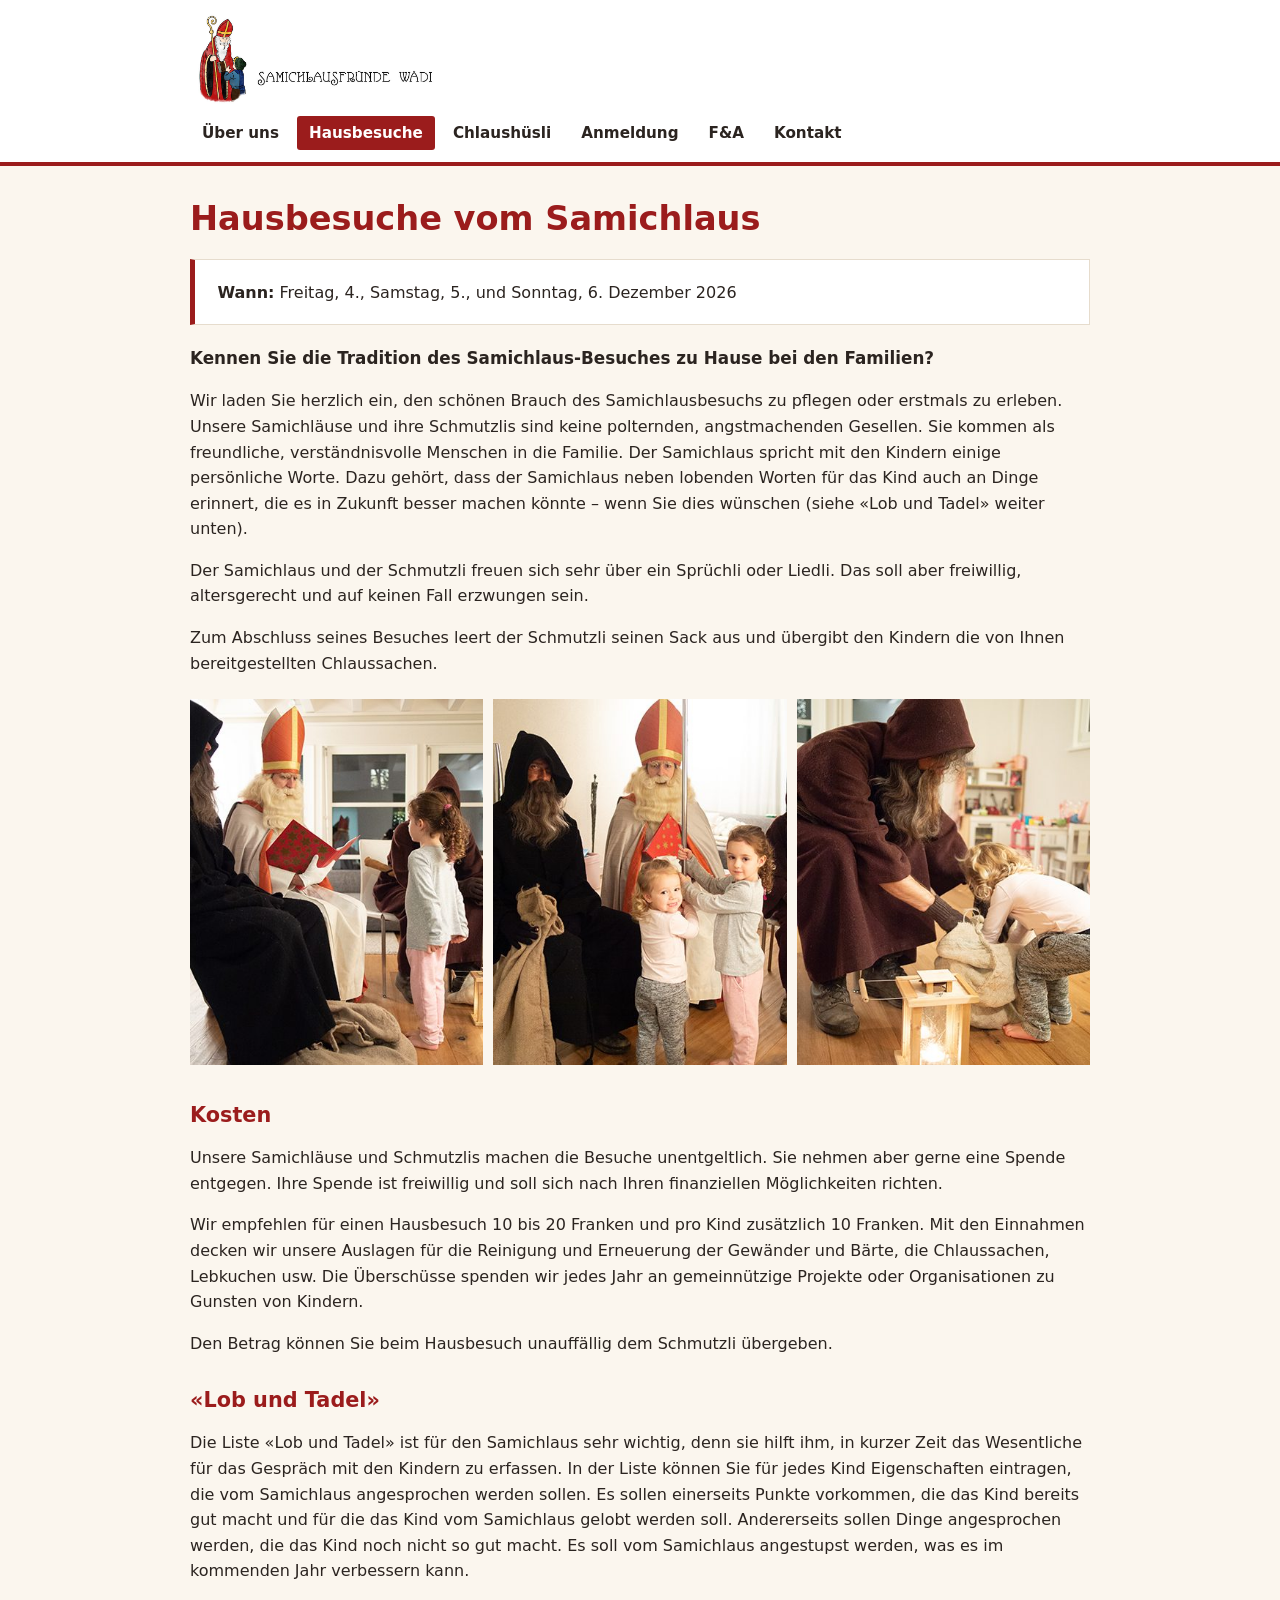
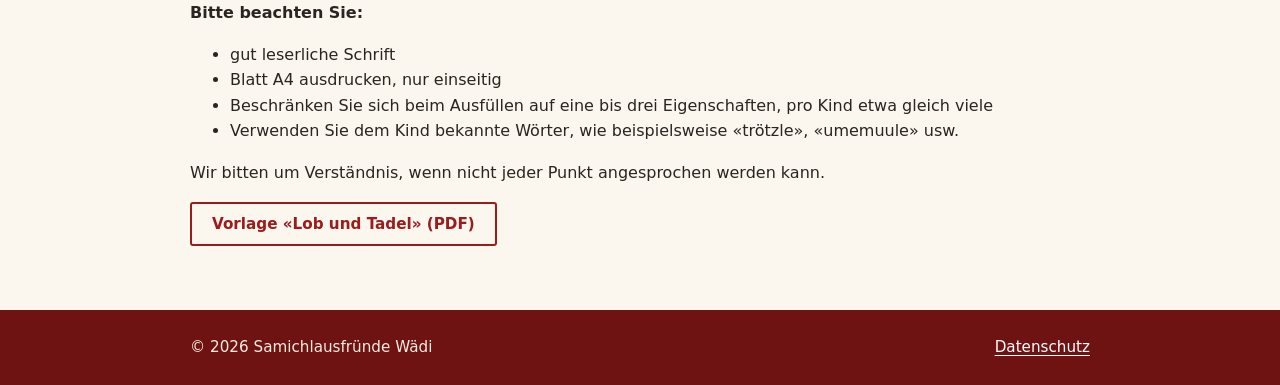
<file: hausbesuche.html>
<!doctype html>
<html lang="de-CH">
<head>
<meta charset="utf-8">
<meta name="viewport" content="width=device-width, initial-scale=1">
<title>Hausbesuche – Samichlausfründe Wädi</title>
<meta name="description" content="Der Samichlaus besucht Familien in Wädenswil zuhause.">
<link rel="icon" href="favicon.png" type="image/png">
<link rel="apple-touch-icon" href="apple-touch-icon.png">
<meta property="og:type" content="website">
<meta property="og:locale" content="de_CH">
<meta property="og:site_name" content="Samichlausfründe Wädi">
<meta property="og:title" content="Hausbesuche – Samichlausfründe Wädi">
<meta property="og:description" content="Der Samichlaus besucht Familien in Wädenswil zuhause.">
<meta property="og:image" content="https://samichlausfruende-waedi.ch/og-image.jpg">
<meta name="twitter:card" content="summary_large_image">
<link rel="stylesheet" href="stil.css">
</head>
<body>
<a class="skip" href="#inhalt">Zum Inhalt springen</a>
<header id="kopf" class="kopf">
  <div class="wrap">
    <a class="logolink" href="index.html"><img class="logo" src="img/logo.jpg" alt="Samichlausfründe Wädi – Startseite"></a>
    <nav id="hauptmenue" aria-label="Hauptmenü">
    <ul>
      <li><a href="ueber-uns.html">Über uns</a></li>
      <li><a href="hausbesuche.html" aria-current="page">Hausbesuche</a></li>
      <li><a href="chlaushuesli.html">Chlaushüsli</a></li>
      <li><a href="anmeldung.html">Anmeldung</a></li>
      <li><a href="fa.html">F&amp;A</a></li>
      <li><a href="kontakt.html">Kontakt</a></li>
    </ul>
    </nav>
  </div>
</header>
<main id="inhalt" class="wrap">
  <h1>Hausbesuche vom Samichlaus</h1>
  <div class="karte hinweis">
    <p><strong>Wann:</strong> <span data-feld="hausbesucheDaten"></span></p>
    <p data-nur-wenn="anmeldungAb"><strong>Anmeldung ab <span data-feld="anmeldungAb"></span> möglich.</strong></p>
  </div>

  <p class="einstieg frage">Kennen Sie die Tradition des Samichlaus-Besuches zu Hause bei den Familien?</p>

  <p>Wir laden Sie herzlich ein, den schönen Brauch des Samichlausbesuchs zu pflegen oder erstmals zu erleben. Unsere Samichläuse und ihre Schmutzlis sind keine polternden, angstmachenden Gesellen. Sie kommen als freundliche, verständnisvolle Menschen in die Familie. Der Samichlaus spricht mit den Kindern einige persönliche Worte. Dazu gehört, dass der Samichlaus neben lobenden Worten für das Kind auch an Dinge erinnert, die es in Zukunft besser machen könnte – wenn Sie dies wünschen (siehe «Lob und Tadel» weiter unten).</p>
  <p>Der Samichlaus und der Schmutzli freuen sich sehr über ein Sprüchli oder Liedli. Das soll aber freiwillig, altersgerecht und auf keinen Fall erzwungen sein.</p>
  <p>Zum Abschluss seines Besuches leert der Schmutzli seinen Sack aus und übergibt den Kindern die von Ihnen bereitgestellten Chlaussachen.</p>

  <div class="galerie" tabindex="0" role="region" aria-label="Fotos, seitlich wischen">
    <figure><img src="img/hausbesuch-stube.jpg" alt="Samichlaus und Schmutzli im Gespräch mit einem Kind in der Stube" loading="lazy" width="400" height="500"></figure>
    <figure><img src="img/hausbesuch-kinder.jpg" alt="Samichlaus und Schmutzli mit zwei kleinen Kindern" loading="lazy" width="400" height="500"></figure>
    <figure><img src="img/hausbesuch-laterne.jpg" alt="Ein Schmutzli hilft einem Kind beim Öffnen des Jutesacks, daneben eine Laterne" loading="lazy" width="400" height="500"></figure>
  </div>

  <h2>Kosten</h2>
  <p>Unsere Samichläuse und Schmutzlis machen die Besuche unentgeltlich. Sie nehmen aber gerne eine Spende entgegen. Ihre Spende ist freiwillig und soll sich nach Ihren finanziellen Möglichkeiten richten.</p>
  <p>Wir empfehlen für einen Hausbesuch 10 bis 20 Franken und pro Kind zusätzlich 10 Franken. Mit den Einnahmen decken wir unsere Auslagen für die Reinigung und Erneuerung der Gewänder und Bärte, die Chlaussachen, Lebkuchen usw. Die Überschüsse spenden wir jedes Jahr an gemeinnützige Projekte oder Organisationen zu Gunsten von Kindern.</p>
  <p>Den Betrag können Sie beim Hausbesuch unauffällig dem Schmutzli übergeben.</p>

  <h2>«Lob und Tadel»</h2>
  <p>Die Liste «Lob und Tadel» ist für den Samichlaus sehr wichtig, denn sie hilft ihm, in kurzer Zeit das Wesentliche für das Gespräch mit den Kindern zu erfassen. In der Liste können Sie für jedes Kind Eigenschaften eintragen, die vom Samichlaus angesprochen werden sollen. Es sollen einerseits Punkte vorkommen, die das Kind bereits gut macht und für die das Kind vom Samichlaus gelobt werden soll. Andererseits sollen Dinge angesprochen werden, die das Kind noch nicht so gut macht. Es soll vom Samichlaus angestupst werden, was es im kommenden Jahr verbessern kann.</p>
  <p><strong>Bitte beachten Sie:</strong></p>
  <ul>
    <li>gut leserliche Schrift</li>
    <li>Blatt A4 ausdrucken, nur einseitig</li>
    <li>Beschränken Sie sich beim Ausfüllen auf eine bis drei Eigenschaften, pro Kind etwa gleich viele</li>
    <li>Verwenden Sie dem Kind bekannte Wörter, wie beispielsweise «trötzle», «umemuule» usw.</li>
  </ul>
  <p>Wir bitten um Verständnis, wenn nicht jeder Punkt angesprochen werden kann.</p>
  <p><a class="knopf zweit" href="downloads/Lob_und_Tadel.pdf" target="_blank" rel="noopener">Vorlage «Lob und Tadel» (PDF)</a></p>
  <p class="nur-handy" data-nur-wenn-leer="anmeldungAb"><a class="knopf" href="anmeldung.html">Zur Anmeldung</a></p>
</main>
<footer id="fuss">
  <div class="wrap"><span>© <span data-feld="jahr">2026</span> Samichlausfründe Wädi</span><span><a href="datenschutz.html">Datenschutz</a></span></div>
</footer>
<script src="daten.js"></script>
<script src="seite.js"></script>
</body>
</html>
</file>
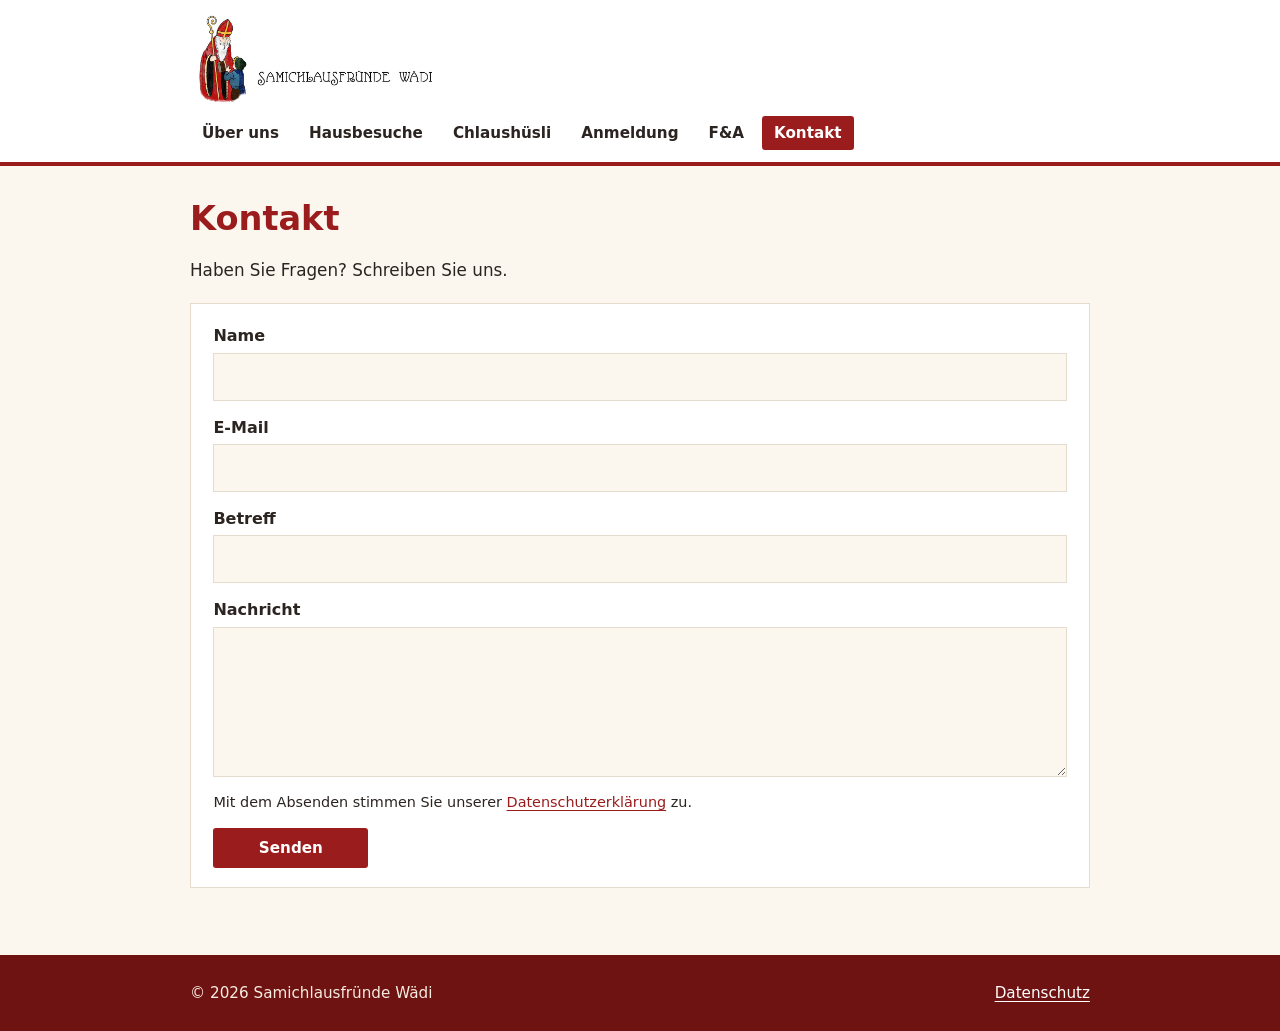
<file: kontakt.html>
<!doctype html>
<html lang="de-CH">
<head>
<meta charset="utf-8">
<meta name="viewport" content="width=device-width, initial-scale=1">
<title>Kontakt – Samichlausfründe Wädi</title>
<meta name="description" content="Kontakt zu den Samichlausfründen Wädi.">
<link rel="icon" href="favicon.png" type="image/png">
<link rel="apple-touch-icon" href="apple-touch-icon.png">
<meta property="og:type" content="website">
<meta property="og:locale" content="de_CH">
<meta property="og:site_name" content="Samichlausfründe Wädi">
<meta property="og:title" content="Kontakt – Samichlausfründe Wädi">
<meta property="og:description" content="Kontakt zu den Samichlausfründen Wädi.">
<meta property="og:image" content="https://samichlausfruende-waedi.ch/og-image.jpg">
<meta name="twitter:card" content="summary_large_image">
<link rel="stylesheet" href="stil.css">
</head>
<body>
<a class="skip" href="#inhalt">Zum Inhalt springen</a>
<header id="kopf" class="kopf">
  <div class="wrap">
    <a class="logolink" href="index.html"><img class="logo" src="img/logo.jpg" alt="Samichlausfründe Wädi – Startseite"></a>
    <nav id="hauptmenue" aria-label="Hauptmenü">
    <ul>
      <li><a href="ueber-uns.html">Über uns</a></li>
      <li><a href="hausbesuche.html">Hausbesuche</a></li>
      <li><a href="chlaushuesli.html">Chlaushüsli</a></li>
      <li><a href="anmeldung.html">Anmeldung</a></li>
      <li><a href="fa.html">F&amp;A</a></li>
      <li><a href="kontakt.html" aria-current="page">Kontakt</a></li>
    </ul>
    </nav>
  </div>
</header>
<main id="inhalt" class="wrap">
  <h1>Kontakt</h1>
  <p class="einstieg">Haben Sie Fragen? Schreiben Sie uns.</p>

  <div class="karte">
      <form action="https://api.web3forms.com/submit" method="POST">
        <!-- Zugangsschlüssel von web3forms.com hier eintragen (kostenlos, per E-Mail) -->
        <input type="hidden" name="access_key" value="fc319438-4968-4ef7-b026-263e56fa4032">
        <input type="hidden" name="from_name" value="Webseite Samichlausfründe Wädi">
        <input type="hidden" name="redirect" value="https://samichlausfruende-waedi.ch/danke.html" data-seite="danke.html">
        <input type="checkbox" name="botcheck" class="falle" tabindex="-1" autocomplete="off" aria-hidden="true">
        <label>Name <input name="name" required autocomplete="name"></label>
        <label>E-Mail <input type="email" name="email" required autocomplete="email"></label>
        <label>Betreff <input name="subject" required></label>
        <label>Nachricht <textarea name="message" required></textarea></label>
        <p style="font-size:.9rem;margin:0">Mit dem Absenden stimmen Sie unserer <a href="datenschutz.html">Datenschutzerklärung</a> zu.</p>
        <button class="knopf" type="submit">Senden</button>
      </form>
  </div>
</main>
<footer id="fuss">
  <div class="wrap"><span>© <span data-feld="jahr">2026</span> Samichlausfründe Wädi</span><span><a href="datenschutz.html">Datenschutz</a></span></div>
</footer>
<script src="daten.js"></script>
<script src="seite.js"></script>
</body>
</html>
</file>
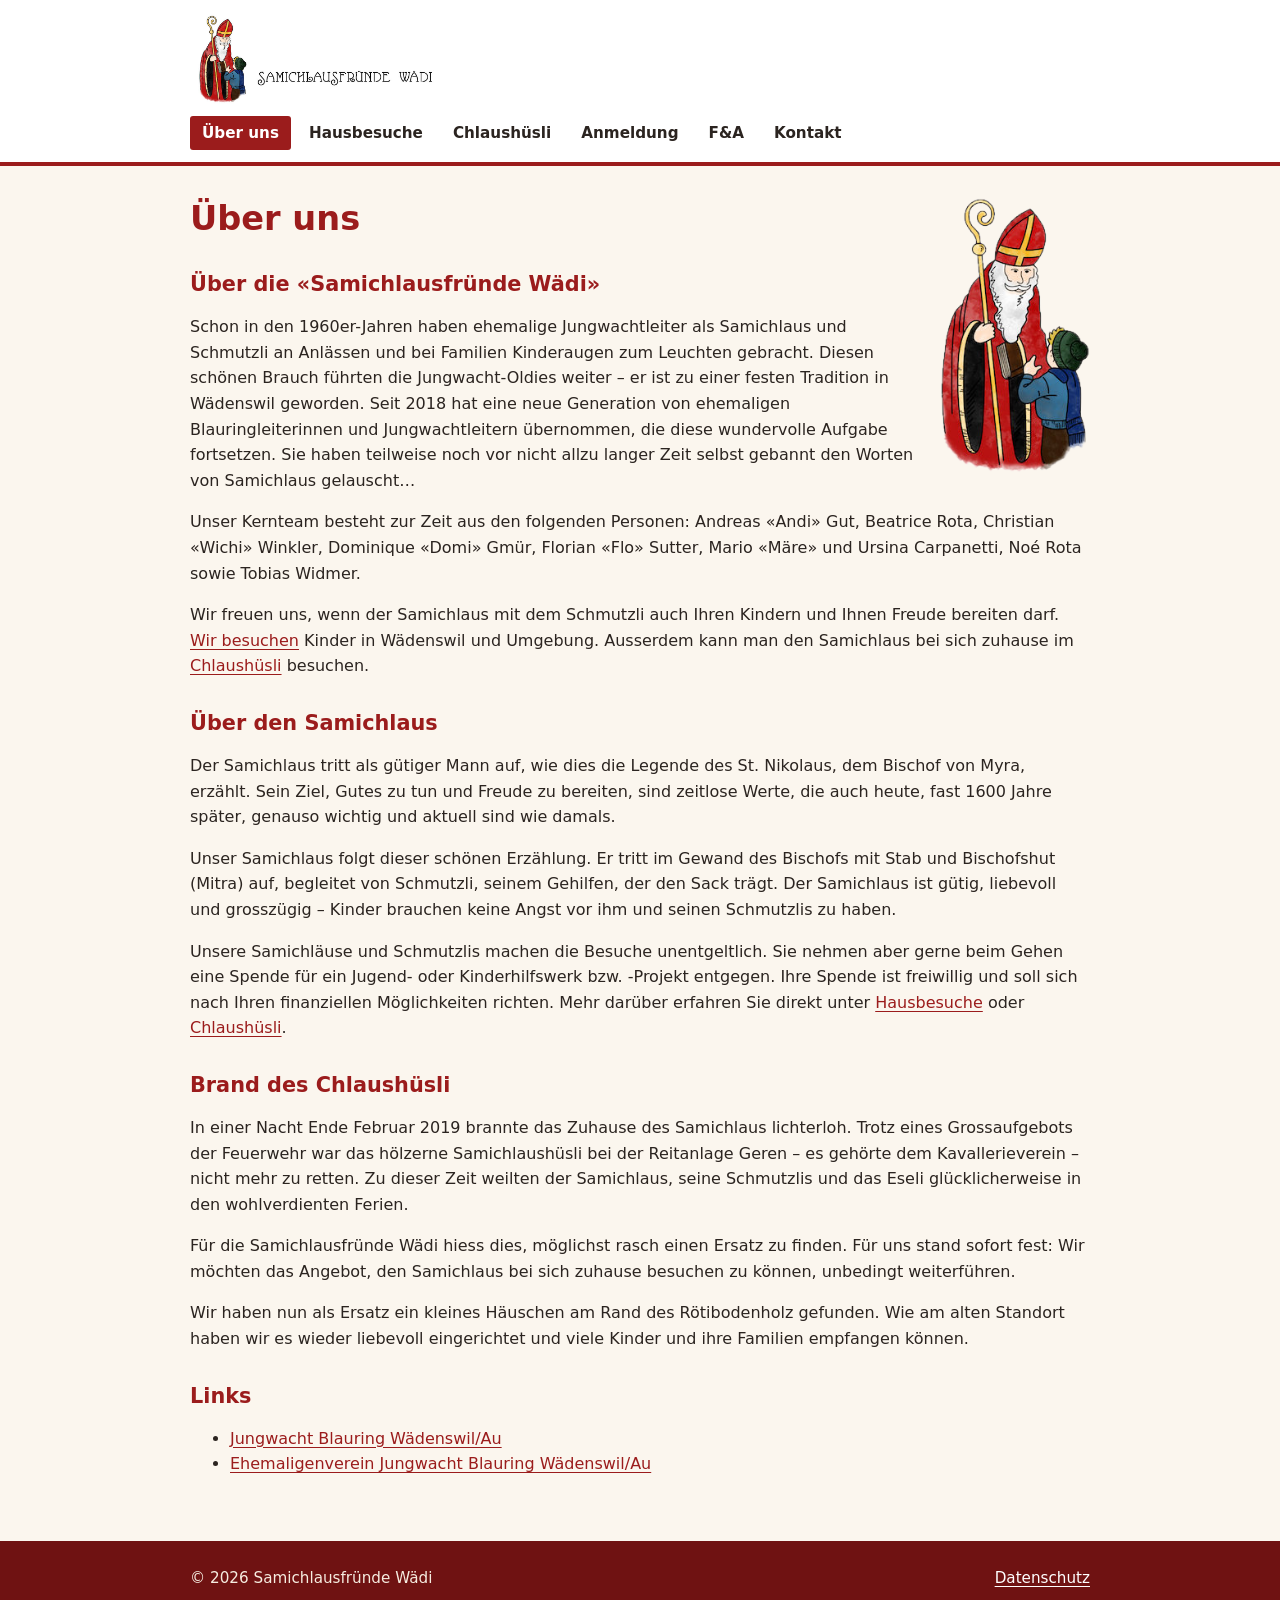
<file: ueber-uns.html>
<!doctype html>
<html lang="de-CH">
<head>
<meta charset="utf-8">
<meta name="viewport" content="width=device-width, initial-scale=1">
<title>Über uns – Samichlausfründe Wädi</title>
<meta name="description" content="Wer hinter den Samichlausfründen Wädi steckt und woher der Brauch kommt.">
<link rel="icon" href="favicon.png" type="image/png">
<link rel="apple-touch-icon" href="apple-touch-icon.png">
<meta property="og:type" content="website">
<meta property="og:locale" content="de_CH">
<meta property="og:site_name" content="Samichlausfründe Wädi">
<meta property="og:title" content="Über uns – Samichlausfründe Wädi">
<meta property="og:description" content="Wer hinter den Samichlausfründen Wädi steckt und woher der Brauch kommt.">
<meta property="og:image" content="https://samichlausfruende-waedi.ch/og-image.jpg">
<meta name="twitter:card" content="summary_large_image">
<link rel="stylesheet" href="stil.css">
</head>
<body>
<a class="skip" href="#inhalt">Zum Inhalt springen</a>
<header id="kopf" class="kopf">
  <div class="wrap">
    <a class="logolink" href="index.html"><img class="logo" src="img/logo.jpg" alt="Samichlausfründe Wädi – Startseite"></a>
    <nav id="hauptmenue" aria-label="Hauptmenü">
    <ul>
      <li><a href="ueber-uns.html" aria-current="page">Über uns</a></li>
      <li><a href="hausbesuche.html">Hausbesuche</a></li>
      <li><a href="chlaushuesli.html">Chlaushüsli</a></li>
      <li><a href="anmeldung.html">Anmeldung</a></li>
      <li><a href="fa.html">F&amp;A</a></li>
      <li><a href="kontakt.html">Kontakt</a></li>
    </ul>
    </nav>
  </div>
</header>
<main id="inhalt" class="wrap">
  <img class="figur figur-gross" src="img/samichlaus-figur.png" alt="Der Samichlaus mit einem Kind" width="183" height="335">
  <h1>Über uns</h1>
  <h2>Über die «Samichlausfründe Wädi»</h2>
  <img class="figur figur-handy" src="img/samichlaus-figur.png" alt="" width="183" height="335">
  <p>Schon in den 1960er-Jahren haben ehemalige Jungwachtleiter als Samichlaus und Schmutzli an Anlässen und bei Familien Kinderaugen zum Leuchten gebracht. Diesen schönen Brauch führten die Jungwacht-Oldies weiter – er ist zu einer festen Tradition in Wädenswil geworden. Seit 2018 hat eine neue Generation von ehemaligen Blauringleiterinnen und Jungwachtleitern übernommen, die diese wundervolle Aufgabe fortsetzen. Sie haben teilweise noch vor nicht allzu langer Zeit selbst gebannt den Worten von Samichlaus gelauscht…</p>
  <p>Unser Kernteam besteht zur Zeit aus den folgenden Personen: Andreas «Andi» Gut, Beatrice Rota, Christian «Wichi» Winkler, Dominique «Domi» Gmür, Florian «Flo» Sutter, Mario «Märe» und Ursina Carpanetti, Noé Rota sowie Tobias Widmer.</p>
  <p>Wir freuen uns, wenn der Samichlaus mit dem Schmutzli auch Ihren Kindern und Ihnen Freude bereiten darf. <a href="hausbesuche.html">Wir besuchen</a> Kinder in Wädenswil und Umgebung. Ausserdem kann man den Samichlaus bei sich zuhause im <a href="chlaushuesli.html">Chlaushüsli</a> besuchen.</p>

  <h2>Über den Samichlaus</h2>
  <p>Der Samichlaus tritt als gütiger Mann auf, wie dies die Legende des St. Nikolaus, dem Bischof von Myra, erzählt. Sein Ziel, Gutes zu tun und Freude zu bereiten, sind zeitlose Werte, die auch heute, fast 1600 Jahre später, genauso wichtig und aktuell sind wie damals.</p>
  <p>Unser Samichlaus folgt dieser schönen Erzählung. Er tritt im Gewand des Bischofs mit Stab und Bischofshut (Mitra) auf, begleitet von Schmutzli, seinem Gehilfen, der den Sack trägt. Der Samichlaus ist gütig, liebevoll und grosszügig – Kinder brauchen keine Angst vor ihm und seinen Schmutzlis zu haben.</p>
  <p>Unsere Samichläuse und Schmutzlis machen die Besuche unentgeltlich. Sie nehmen aber gerne beim Gehen eine Spende für ein Jugend- oder Kinderhilfswerk bzw. -Projekt entgegen. Ihre Spende ist freiwillig und soll sich nach Ihren finanziellen Möglichkeiten richten. Mehr darüber erfahren Sie direkt unter <a href="hausbesuche.html">Hausbesuche</a> oder <a href="chlaushuesli.html">Chlaushüsli</a>.</p>

  <h2>Brand des Chlaushüsli</h2>
  <p>In einer Nacht Ende Februar 2019 brannte das Zuhause des Samichlaus lichterloh. Trotz eines Grossaufgebots der Feuerwehr war das hölzerne Samichlaushüsli bei der Reitanlage Geren – es gehörte dem Kavallerieverein – nicht mehr zu retten. Zu dieser Zeit weilten der Samichlaus, seine Schmutzlis und das Eseli glücklicherweise in den wohlverdienten Ferien.</p>
  <p>Für die Samichlausfründe Wädi hiess dies, möglichst rasch einen Ersatz zu finden. Für uns stand sofort fest: Wir möchten das Angebot, den Samichlaus bei sich zuhause besuchen zu können, unbedingt weiterführen.</p>
  <p>Wir haben nun als Ersatz ein kleines Häuschen am Rand des Rötibodenholz gefunden. Wie am alten Standort haben wir es wieder liebevoll eingerichtet und viele Kinder und ihre Familien empfangen können.</p>

  <h2>Links</h2>
  <ul>
    <li><a href="https://www.jublawaedi.com/" rel="noopener">Jungwacht Blauring Wädenswil/Au</a></li>
    <li><a href="https://www.ehemalige-jublawaedi.ch/" rel="noopener">Ehemaligenverein Jungwacht Blauring Wädenswil/Au</a></li>
  </ul>
</main>
<footer id="fuss">
  <div class="wrap"><span>© <span data-feld="jahr">2026</span> Samichlausfründe Wädi</span><span><a href="datenschutz.html">Datenschutz</a></span></div>
</footer>
<script src="daten.js"></script>
<script src="seite.js"></script>
</body>
</html>
</file>
<file: stil.css>
:root {
  --rot: #9b1c1c;
  --rot-dunkel: #6f1212;
  --akzent: #386888;
  --papier: #fbf6ee;
  --karte: #ffffff;
  --text: #2b2420;
  --text-leise: #6a5f57;
  --linie: #e6dccd;
  --radius: 0;
}
@media (prefers-color-scheme: dark) {
  :root {
    --rot: #e0645c;
    --rot-dunkel: #c94b43;
    --akzent: #84afcf;
    --papier: #1d1816;
    --karte: #2a2320;
    --text: #f2ebe2;
    --text-leise: #bdb1a5;
    --linie: #403732;
  }
  .logo { background: #fff; padding: 4px 8px; }
}
* { box-sizing: border-box; }
[hidden] { display: none !important; }
html { scroll-behavior: smooth; }
body {
  margin: 0;
  background: var(--papier);
  color: var(--text);
  font: 16px/1.6 system-ui, -apple-system, "Segoe UI", Roboto, sans-serif;
}
h1, h2, h3, h4 { font-family: system-ui, -apple-system, "Segoe UI", Roboto, sans-serif; font-weight: 600; line-height: 1.25; color: var(--rot); }
h1 { font-size: clamp(1.6rem, 4vw, 2.1rem); margin: 0 0 .6rem; }
h2 { font-size: 1.3rem; margin: 2rem 0 .5rem; }
h3 { font-size: 1.1rem; margin: 1.3rem 0 .4rem; }
h4 { font-size: 1.05rem; margin: 1.2rem 0 .4rem; }
hr { border: 0; border-top: 1px solid var(--linie); margin: .8rem 0 1.2rem; }
a { color: var(--rot); text-underline-offset: 3px; }
a:hover { color: var(--rot-dunkel); }
:focus-visible { outline: 3px solid var(--akzent); outline-offset: 2px; border-radius: 4px; }
.wrap { width: min(100% - 32px, 900px); margin-inline: auto; }

.skip { position: absolute; left: -999px; }
.skip:focus { left: 16px; top: 8px; background: var(--karte); padding: 8px 12px; z-index: 10; }

header.kopf { background: var(--karte); border-bottom: 4px solid var(--rot); }
.kopf .wrap { display: flex; flex-wrap: wrap; align-items: center; justify-content: space-between; gap: 8px 24px; padding-block: 12px; }
.logo { display: block; height: 96px; width: auto; }
nav ul { list-style: none; display: flex; flex-wrap: wrap; gap: 4px 6px; margin: 0; padding: 0; }
nav a { display: block; padding: 5px 12px; border-radius: 3px; text-decoration: none; color: var(--text); font-weight: 600; font-size: .95rem; }
nav a:hover { color: var(--rot); }
nav a[aria-current="page"] { background: var(--rot); color: #fff; }
@media (prefers-color-scheme: dark) { nav a[aria-current="page"] { color: #1d1816; } }

main { padding-block: 2rem 3rem; }
.einstieg { font-size: 1.05rem; color: var(--text); }
.karte { background: var(--karte); border: 1px solid var(--linie); border-radius: var(--radius); padding: 1.2rem 1.4rem; margin: 1.2rem 0; }
.karte > :first-child { margin-top: 0; }
.karte > :last-child { margin-bottom: 0; }
.hinweis { border-left: 5px solid var(--rot); }
.hinweis > p { margin: 0; }
.hinweis > p:not([hidden]) ~ p:not([hidden]) { margin-top: 1em; }
.raster { display: grid; gap: 16px; grid-template-columns: repeat(auto-fit, minmax(240px, 1fr)); margin: 1.2rem 0; }
.raster > .karte { margin: 0; }

.knopf {
  display: inline-block; background: var(--rot); color: #fff; text-decoration: none;
  font-weight: 700; padding: 8px 20px; border-radius: 3px; border: 0; cursor: pointer; font-size: .95rem;
}
.knopf:hover { background: var(--rot-dunkel); color: #fff; }
.knopf.zweit { background: transparent; color: var(--rot); border: 2px solid var(--rot); }
.knopf.zweit:hover { background: var(--rot); color: #fff; }
@media (prefers-color-scheme: dark) { .knopf { color: #1d1816; } .knopf:hover { color: #1d1816; } }

.bild { margin: 1.2rem 0; border-radius: var(--radius); overflow: hidden; border: 1px solid var(--linie); }
.bild img { display: block; width: 100%; height: auto; }
.galerie {
  display: flex; gap: 10px; margin: 1.4rem 0; padding-bottom: 6px;
  overflow-x: auto; scroll-snap-type: x mandatory; -webkit-overflow-scrolling: touch;
  scrollbar-width: thin;
}
.galerie figure { margin: 0; flex: 0 0 72%; max-width: 320px; aspect-ratio: 4 / 5; overflow: hidden; background: var(--linie); scroll-snap-align: start; }
.galerie img { display: block; width: 100%; height: 100%; object-fit: cover; }
@media (min-width: 700px) {
  .galerie figure { flex: 0 0 calc((100% - 20px) / 3); max-width: none; }
}
.galerie-wrap { position: relative; margin: 1.4rem 0; }
.galerie-wrap .galerie { margin: 0; }
.gal-pfeil {
  display: none; position: absolute; top: 50%; transform: translateY(-50%); z-index: 2;
  width: 44px; height: 56px; padding: 0; border: 1px solid var(--linie); background: var(--karte); color: var(--rot);
  font-size: 1.8rem; line-height: 1; cursor: pointer;
}
.gal-pfeil:hover { background: var(--papier); }
.gal-zurueck { left: 0; }
.gal-weiter { right: 0; }
@media (min-width: 700px) {
  .gal-pfeil.aktiv { display: block; }
}
.platzhalter {
  display: grid; place-items: center; min-height: 220px; text-align: center; padding: 1rem;
  background: repeating-linear-gradient(45deg, var(--karte), var(--karte) 12px, var(--papier) 12px, var(--papier) 24px);
  color: var(--text-leise); border: 2px dashed var(--linie); border-radius: var(--radius); margin: 1.2rem 0;
}
.entwurf { background: #fff3cd; color: #5c4400; border: 1px dashed #c8962e; border-radius: 8px; padding: .1rem .5rem; font-size: .9rem; }

details { background: var(--karte); border: 1px solid var(--linie); border-radius: var(--radius); margin: .8rem 0; }
summary { cursor: pointer; font-weight: 600; padding: 14px 18px 14px 46px; color: var(--text); font-size: 1rem; list-style: none; position: relative; }
summary::-webkit-details-marker { display: none; }
summary::before { content: "+"; position: absolute; left: 18px; top: 50%; transform: translateY(-50%); font-weight: 700; color: var(--rot); font-size: 1.2rem; line-height: 1; }
details[open] > summary::before { content: "\2212"; }
details[open] > summary { color: var(--rot); }
details > div { padding: 0 18px 16px; }
details > div > :first-child, details > div > [hidden]:first-child + :not([hidden]) { margin-top: 0; }
details > div > :last-child { margin-bottom: 0; }

form { display: grid; gap: 14px; margin-top: 0; }
form .knopf { justify-self: start; min-width: 155px; }
button.knopf { font-family: inherit; line-height: 1.6; }
label { font-weight: 600; display: grid; gap: 4px; }
select { font: inherit; padding: 10px 12px; border-radius: 0; border: 1.5px solid var(--linie); background: var(--papier); color: var(--text); width: 100%; }
input, textarea {
  font: inherit; padding: 10px 12px; border-radius: 0; border: 1.5px solid var(--linie);
  background: var(--papier); color: var(--text); width: 100%;
}
textarea { min-height: 150px; resize: vertical; }
.falle { position: absolute; left: -9999px; }

footer { background: var(--rot-dunkel); color: #f6ece0; padding-block: 1.6rem; font-size: .95rem; }
footer a { color: #fff; }
footer .wrap { display: flex; flex-wrap: wrap; justify-content: space-between; gap: 8px 24px; }
@media (prefers-color-scheme: dark) { footer { background: #120e0d; } }

@media print { header nav, footer, .knopf { display: none; } body { font-size: 12pt; } }

/* Menü: auf dem Handy eingeklappt, ab 720px in einer Zeile */
.menueknopf { display: none; }
@media (max-width: 719px) {
  .kopf .wrap { flex-wrap: wrap; flex-direction: row; align-items: center; justify-content: space-between; padding-block: 8px; gap: 0 12px; }
  .logo { height: 62px; }
  .menueknopf {
    display: inline-flex; align-items: center; gap: 12px; background: transparent; color: var(--text);
    border: 0; padding: 10px 2px 10px 10px; font: inherit; font-weight: 400; font-size: 1.1rem; cursor: pointer;
  }
  .menueknopf[aria-expanded="true"] { color: var(--rot); }
  .balken, .balken::before, .balken::after { display: block; width: 18px; height: 2px; background: currentColor; content: ""; position: relative; }
  .balken::before { position: absolute; top: -6px; }
  .balken::after { position: absolute; top: 6px; }
  .menueknopf[aria-expanded="true"] .balken { background: transparent; }
  .menueknopf[aria-expanded="true"] .balken::before { top: 0; transform: rotate(45deg); }
  .menueknopf[aria-expanded="true"] .balken::after { top: 0; transform: rotate(-45deg); }
  .kopf nav { flex-basis: 100%; }
  .js .kopf nav:not(.offen) { display: none; }
  nav ul { flex-direction: column; gap: 0; padding-top: 8px; }
  nav li { border-top: 1px solid var(--linie); }
  nav a { padding: 14px 4px; border-radius: 0; font-size: 1rem; }
  nav a:hover { background: transparent; }
  nav a[aria-current="page"] { background: transparent; color: var(--rot); box-shadow: inset 4px 0 0 var(--rot); padding-left: 14px; }
}

.kartenrahmen { margin: 1.2rem 0 .6rem; border: 1px solid var(--linie); background: var(--linie); }
.kartenrahmen iframe { display: block; width: 100%; height: 440px; border: 0; }
@media (max-width: 560px) { .kartenrahmen iframe { height: 380px; } }

/* Anmeldung: Kästen mit Angaben in Zeilen */
.raster .karte.anm { display: flex; flex-direction: column; margin: 0; }
.karte.anm > h2 { margin-bottom: 0; }
.karte.anm > p.datum { font-weight: 600; }
.karte.anm > p { margin: 1em 0 0; }
.eckdaten { display: grid; grid-template-columns: max-content 1fr; gap: .6rem 1.2rem; margin: 0 0 1.4rem; }
.eckdaten dt { font-weight: 600; color: var(--text); }
.eckdaten dd { margin: 0; }
.telgross { font-weight: 400; text-decoration: none; white-space: nowrap; }
@media (max-width: 420px) { .eckdaten { grid-template-columns: 1fr; gap: 0; } .eckdaten dd { margin-bottom: .8rem; } }
.einstieg.frage { color: var(--text); font-weight: 600; }

/* Galerie mit nur zwei Fotos: je die halbe Breite */
@media (min-width: 700px) {
  .galerie:has(figure:nth-child(2):last-child) figure { flex-basis: calc((100% - 10px) / 2); }
}

/* Button «Zur Anmeldung» am Seitenende: nur auf dem Handy */
.nur-handy { display: none; margin-top: 2rem; }
@media (max-width: 719px) { .nur-handy { display: block; } }

/* Figur (Samichlaus mit Kind) auf «Über uns»: rechts am Textrand.
   Computer: beginnt auf Höhe des Seitentitels. Handy: neben dem ersten Absatz. */
.figur { float: right; width: 150px; height: auto; margin: 0 0 .8rem 1.6rem; }
.figur-handy { display: none; }
@media (max-width: 559px) {
  .figur-gross { display: none; }
  .figur-handy { display: block; width: 100px; margin: .3rem 0 .6rem 1.2rem; }
}

/* Formular Hausbesuch */
form h2 { margin: .8rem 0 0; font-size: 1.15rem; }
form h2:first-of-type { margin-top: 0; }
.hilfe { font-weight: 400; font-size: .95rem; }
select, input, textarea { font-weight: 400; }

#kinder { display: grid; gap: 14px; }
#kinder:empty { display: none; }
#kinder p { margin: 0; }
.kind { display: grid; grid-template-columns: 1fr 5.5rem; gap: 10px; align-items: end; }

/* Zahlenfelder ohne Hoch-/Runter-Pfeile */
input[type="number"] { -moz-appearance: textfield; appearance: textfield; }
input[type="number"]::-webkit-inner-spin-button, input[type="number"]::-webkit-outer-spin-button { -webkit-appearance: none; appearance: none; margin: 0; }
</file>
